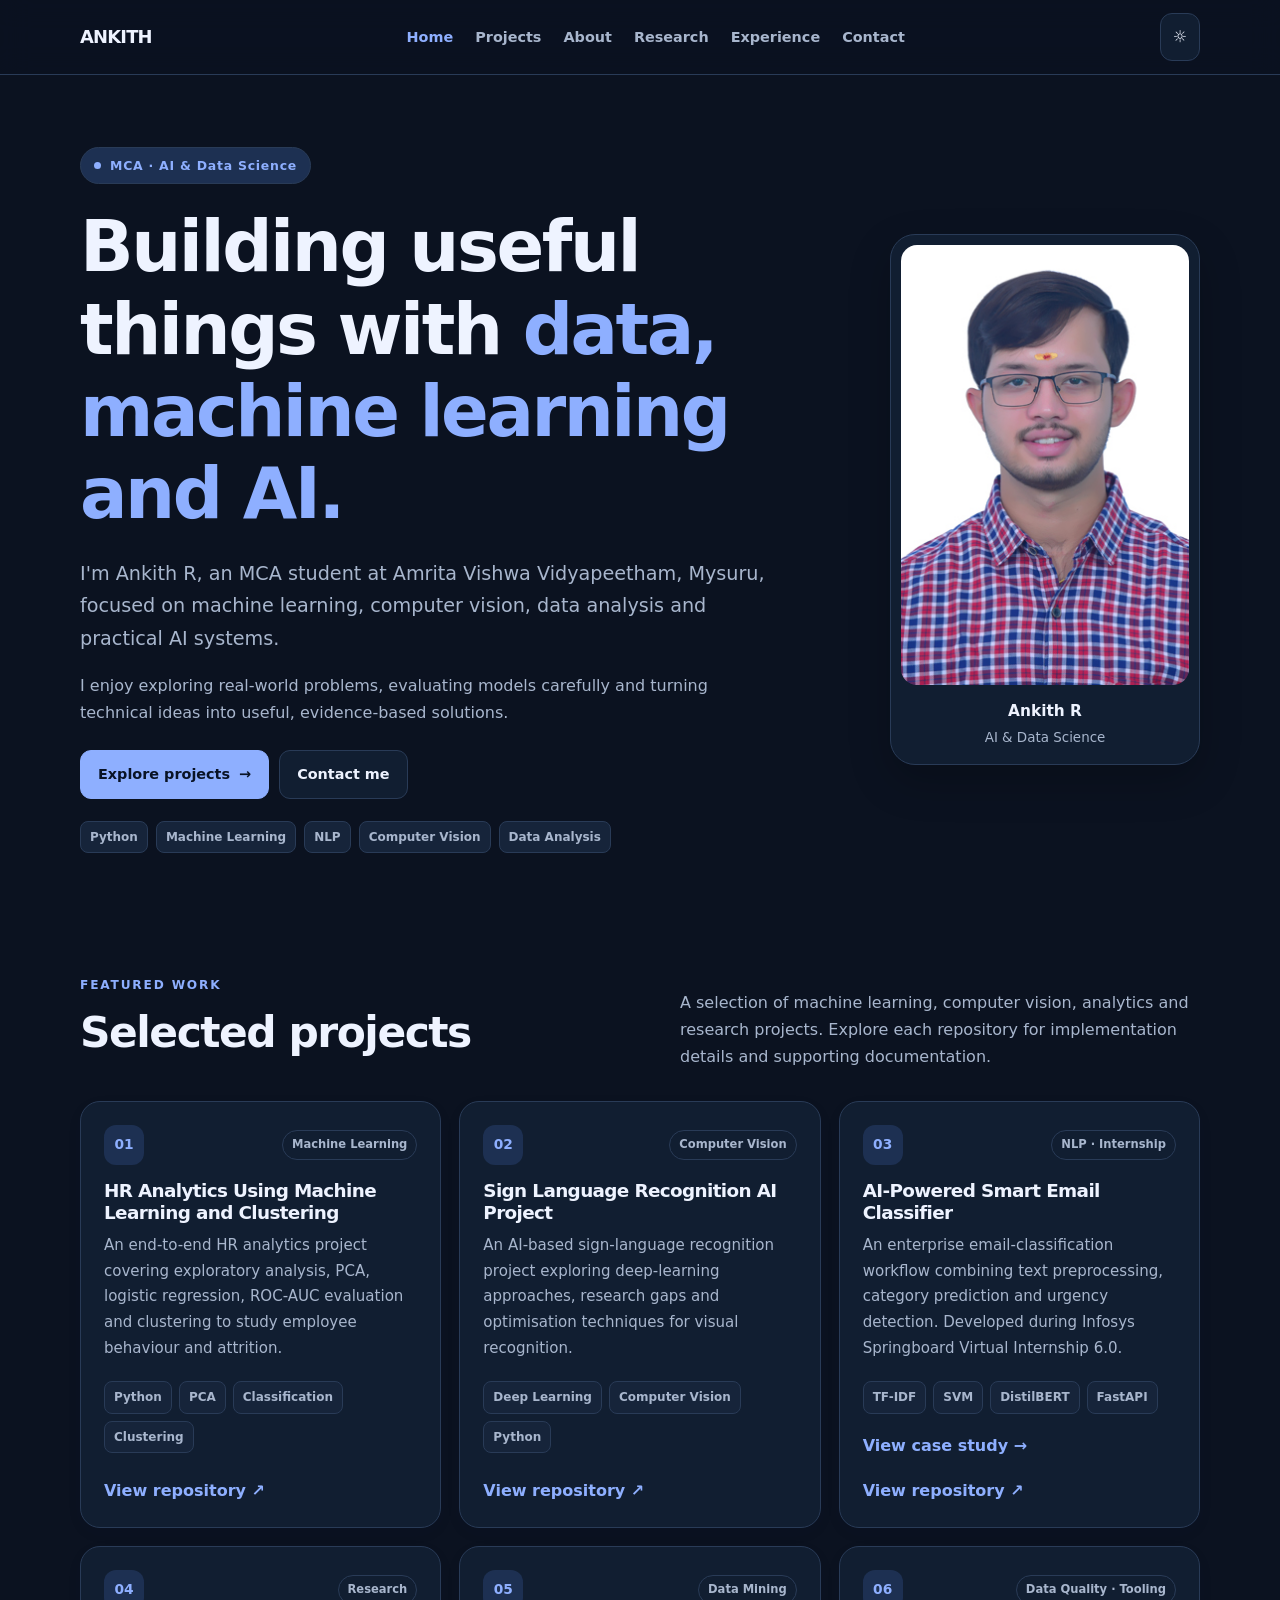
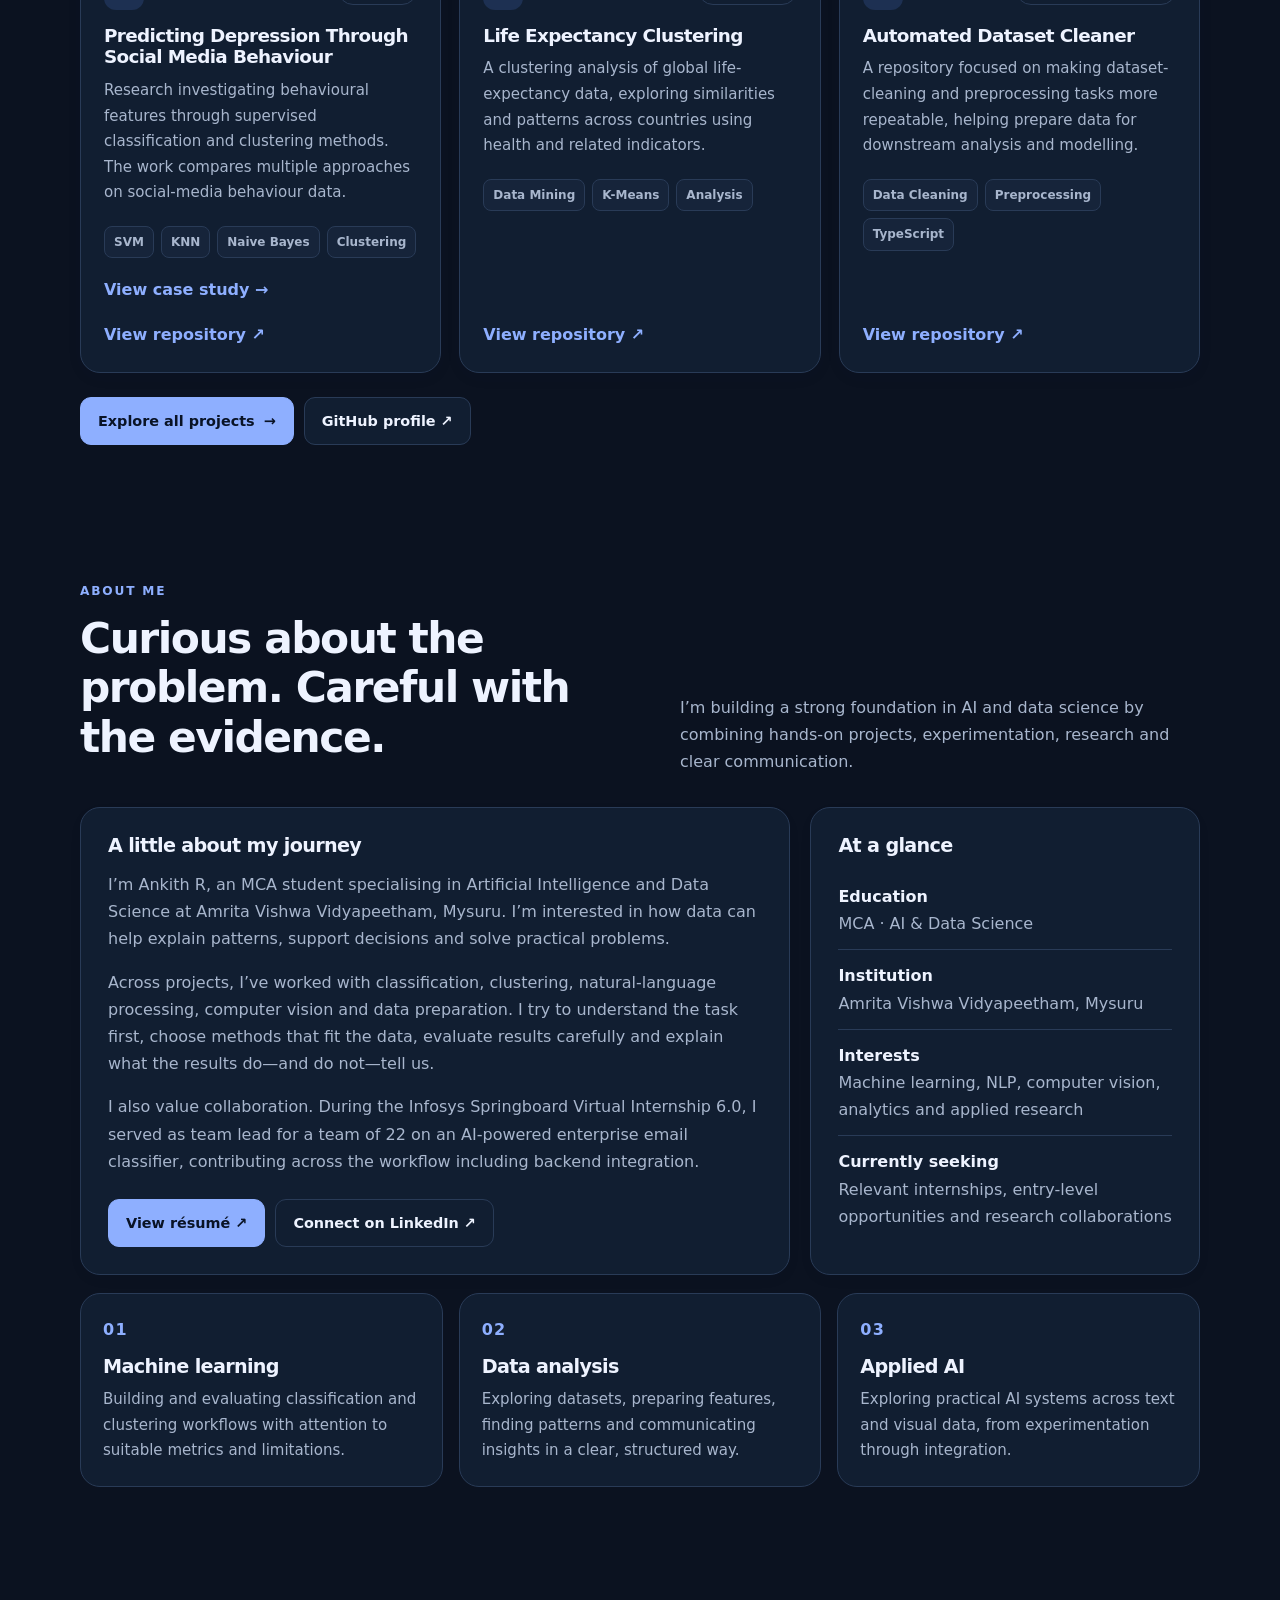
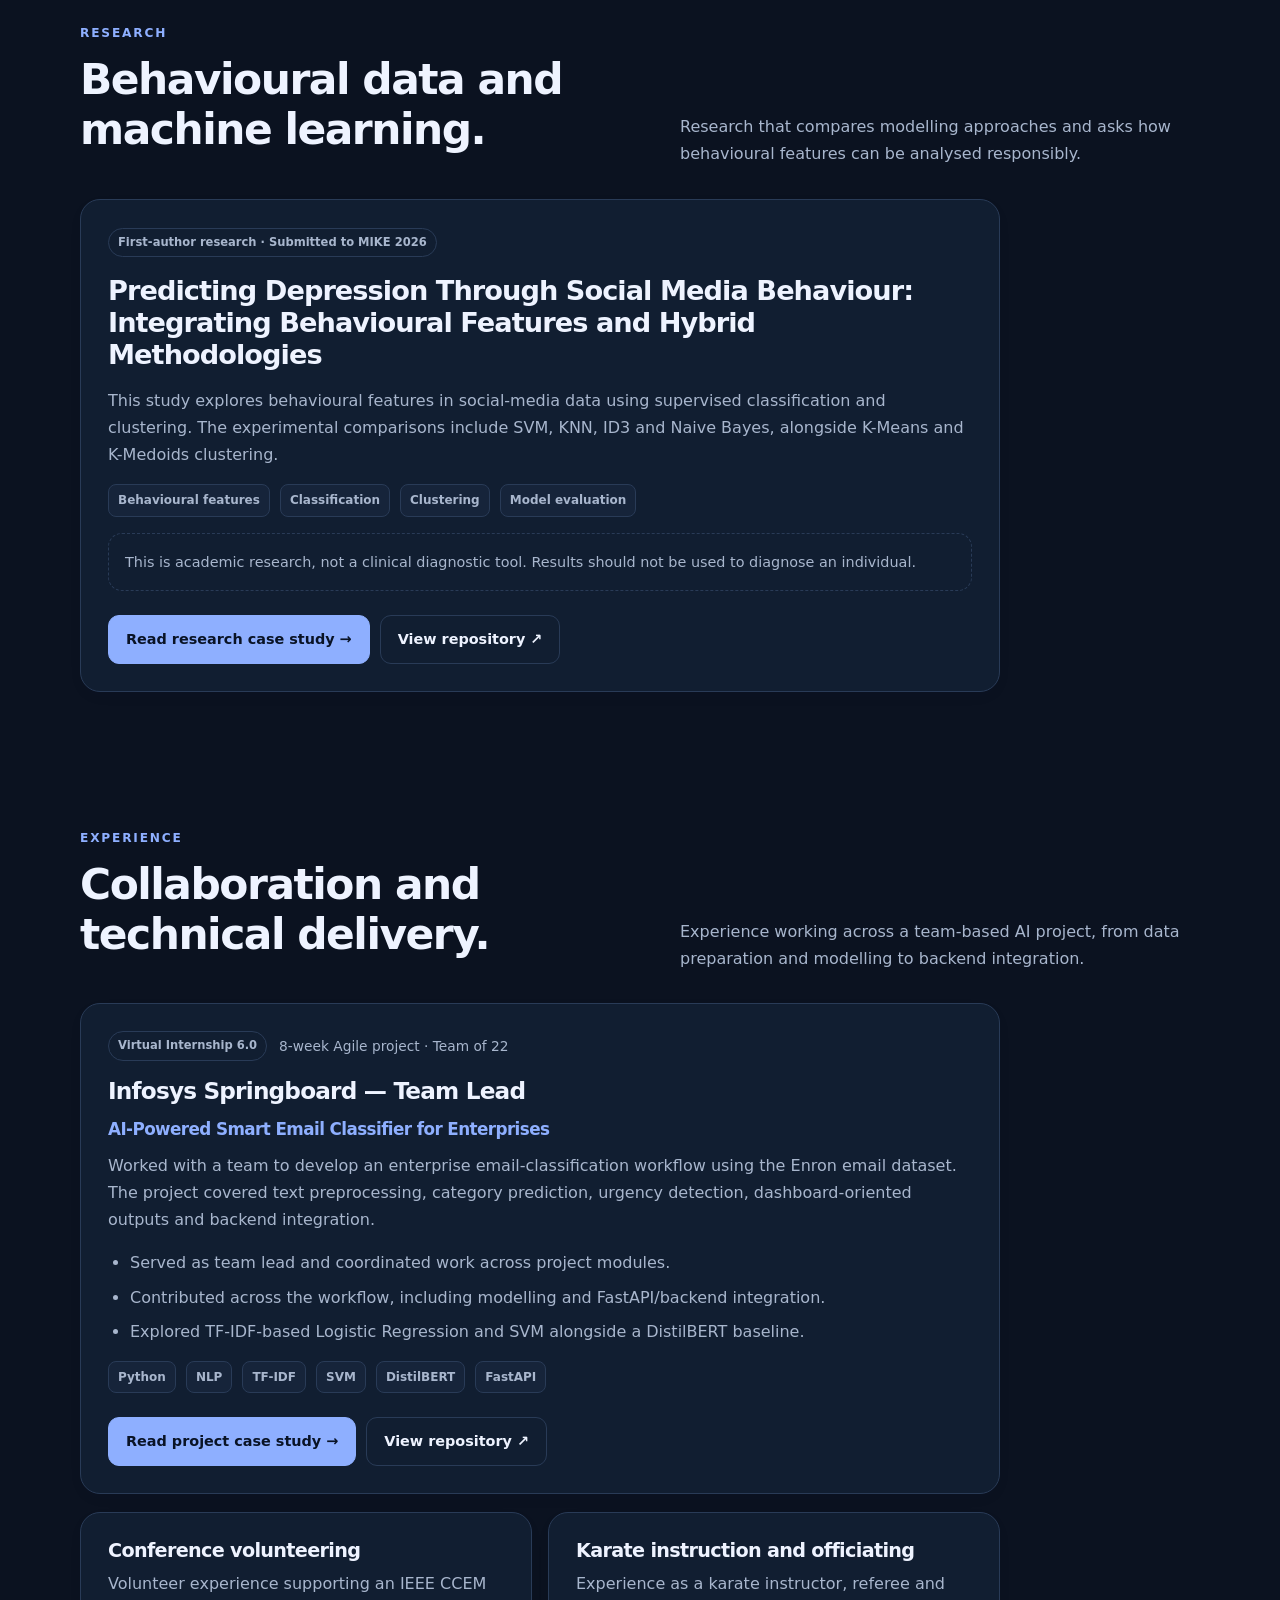
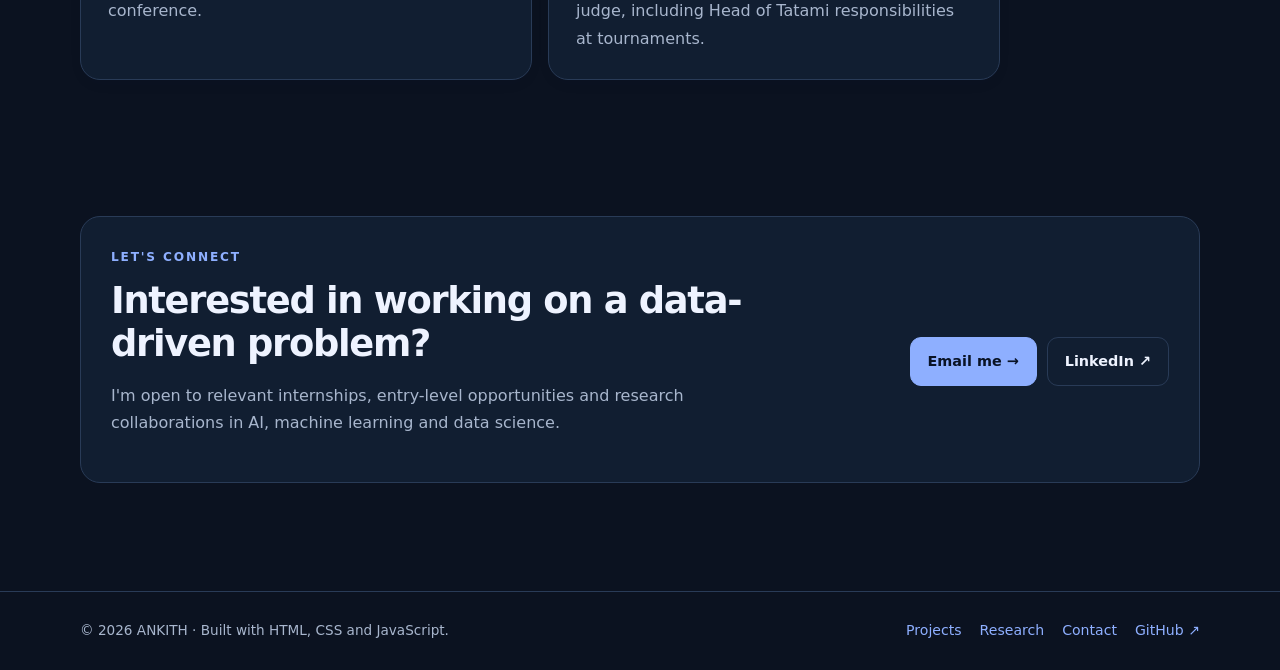
<file: index.html>
<!doctype html>
<html lang="en" data-theme="dark">
<head>
  <meta charset="utf-8">
  <meta name="viewport" content="width=device-width, initial-scale=1">
  <meta name="description" content="Ankith R — MCA student in Artificial Intelligence and Data Science, exploring machine learning, computer vision, data analytics and research.">
  <meta name="theme-color" content="#0b1220">
  <title>Ankith R | AI &amp; Data Science Portfolio</title>

  <link rel="stylesheet" href="assets/style.css">

  <script>
    try {
      const savedTheme = localStorage.getItem("ankith-theme");
      if (savedTheme === "light" || savedTheme === "dark") {
        document.documentElement.dataset.theme = savedTheme;
      }
    } catch (e) {}
  </script>
</head>

<body>
  <a class="skip-link" href="#main">Skip to content</a>

  <header class="site-header">
    <div class="container nav-wrap">
      <a class="brand" href="#home" aria-label="Ankith homepage">ANKITH</a>

      <nav class="nav" data-nav aria-label="Main navigation">
        <a href="#home" aria-current="page">Home</a>
        <a href="#projects">Projects</a>
        <a href="#about">About</a>
        <a href="#research">Research</a>
        <a href="#experience">Experience</a>
        <a href="#contact">Contact</a>
      </nav>

      <div class="nav-actions">
        <button class="icon-btn" type="button" data-theme-toggle
          aria-label="Toggle light and dark theme">☼</button>
        <button class="menu-btn" type="button" data-menu-toggle
          aria-expanded="false" aria-label="Toggle navigation">Menu</button>
      </div>
    </div>
  </header>

  <main id="main">
    <!-- HERO -->
    <section class="hero" id="home">
      <div class="container hero-grid">
        <div class="hero-copy reveal">
          <span class="eyebrow">MCA · AI &amp; Data Science</span>

          <h1>
            Building useful things with
            <em>data, machine learning and AI.</em>
          </h1>

          <p class="lead">
            I'm Ankith R, an MCA student at Amrita Vishwa Vidyapeetham,
            Mysuru, focused on machine learning, computer vision,
            data analysis and practical AI systems.
          </p>

          <p>
            I enjoy exploring real-world problems, evaluating models
            carefully and turning technical ideas into useful,
            evidence-based solutions.
          </p>

          <div class="button-row">
            <a class="btn btn-primary" href="#projects">Explore projects <span aria-hidden="true">→</span></a>
            <a class="btn btn-secondary" href="#contact">Contact me</a>
          </div>

          <div class="skill-row" aria-label="Areas of focus">
            <span class="skill-chip">Python</span>
            <span class="skill-chip">Machine Learning</span>
            <span class="skill-chip">NLP</span>
            <span class="skill-chip">Computer Vision</span>
            <span class="skill-chip">Data Analysis</span>
          </div>
        </div>

        <aside class="profile-frame reveal" aria-label="Profile">
          <img
            class="profile-photo"
            src="assets/profile.JPG"
            alt="Portrait of Ankith R"
            width="400"
            height="440"
            fetchpriority="high"
          >
          <div class="profile-caption">
            <strong>Ankith R</strong>
            <span>AI &amp; Data Science</span>
          </div>
        </aside>
      </div>
    </section>

    <!-- FEATURED PROJECTS -->
    <section class="section projects-showcase" id="projects">
      <div class="container">
        <div class="section-head">
          <div>
            <div class="kicker">Featured work</div>
            <h2>Selected projects</h2>
          </div>
          <p>
            A selection of machine learning, computer vision,
            analytics and research projects. Explore each repository
            for implementation details and supporting documentation.
          </p>
        </div>

        <div class="project-grid">
          <article class="project-card reveal">
            <div class="card-top">
              <span class="project-number">01</span>
              <span class="badge">Machine Learning</span>
            </div>
            <h3>HR Analytics Using Machine Learning and Clustering</h3>
            <p>
              An end-to-end HR analytics project covering exploratory
              analysis, PCA, logistic regression, ROC-AUC evaluation
              and clustering to study employee behaviour and attrition.
            </p>
            <div class="tag-row">
              <span class="tag">Python</span>
              <span class="tag">PCA</span>
              <span class="tag">Classification</span>
              <span class="tag">Clustering</span>
            </div>
            <a class="text-link" href="https://github.com/AnkithR10/HR-Analytics-Using-Machine-Learning-and-Clustering" target="_blank" rel="noopener noreferrer">View repository ↗</a>
          </article>

          <article class="project-card reveal">
            <div class="card-top">
              <span class="project-number">02</span>
              <span class="badge">Computer Vision</span>
            </div>
            <h3>Sign Language Recognition AI Project</h3>
            <p>
              An AI-based sign-language recognition project exploring
              deep-learning approaches, research gaps and optimisation
              techniques for visual recognition.
            </p>
            <div class="tag-row">
              <span class="tag">Deep Learning</span>
              <span class="tag">Computer Vision</span>
              <span class="tag">Python</span>
            </div>
            <a class="text-link" href="https://github.com/AnkithR10/Sign-Language-Recognition-AI-project" target="_blank" rel="noopener noreferrer">View repository ↗</a>
          </article>

          <article class="project-card reveal">
            <div class="card-top">
              <span class="project-number">03</span>
              <span class="badge">NLP · Internship</span>
            </div>
            <h3>AI-Powered Smart Email Classifier</h3>
            <p>
              An enterprise email-classification workflow combining
              text preprocessing, category prediction and urgency
              detection. Developed during Infosys Springboard
              Virtual Internship 6.0.
            </p>
            <div class="tag-row">
              <span class="tag">TF-IDF</span>
              <span class="tag">SVM</span>
              <span class="tag">DistilBERT</span>
              <span class="tag">FastAPI</span>
            </div>
            <a class="text-link" href="projects/email-classifier.html">View case study →</a>
            <a class="text-link" href="https://github.com/AnkithR10/AI-Powered-Smart-Email-Classifier-for-Enterprises" target="_blank" rel="noopener noreferrer">View repository ↗</a>
          </article>

          <article class="project-card reveal">
            <div class="card-top">
              <span class="project-number">04</span>
              <span class="badge">Research</span>
            </div>
            <h3>Predicting Depression Through Social Media Behaviour</h3>
            <p>
              Research investigating behavioural features through
              supervised classification and clustering methods.
              The work compares multiple approaches on social-media
              behaviour data.
            </p>
            <div class="tag-row">
              <span class="tag">SVM</span>
              <span class="tag">KNN</span>
              <span class="tag">Naive Bayes</span>
              <span class="tag">Clustering</span>
            </div>
            <a class="text-link" href="projects/depression-research.html">View case study →</a>
            <a class="text-link" href="https://github.com/AnkithR10/Predicting-Depression-Through-Social-Media-Behaviour" target="_blank" rel="noopener noreferrer">View repository ↗</a>
          </article>

          <article class="project-card reveal">
            <div class="card-top">
              <span class="project-number">05</span>
              <span class="badge">Data Mining</span>
            </div>
            <h3>Life Expectancy Clustering</h3>
            <p>
              A clustering analysis of global life-expectancy data,
              exploring similarities and patterns across countries
              using health and related indicators.
            </p>
            <div class="tag-row">
              <span class="tag">Data Mining</span>
              <span class="tag">K-Means</span>
              <span class="tag">Analysis</span>
            </div>
            <a class="text-link" href="https://github.com/AnkithR10/Life-Expectancy-Clustering" target="_blank" rel="noopener noreferrer">View repository ↗</a>
          </article>

          <article class="project-card reveal">
            <div class="card-top">
              <span class="project-number">06</span>
              <span class="badge">Data Quality · Tooling</span>
            </div>
            <h3>Automated Dataset Cleaner</h3>
            <p>
              A repository focused on making dataset-cleaning and
              preprocessing tasks more repeatable, helping prepare
              data for downstream analysis and modelling.
            </p>
            <div class="tag-row">
              <span class="tag">Data Cleaning</span>
              <span class="tag">Preprocessing</span>
              <span class="tag">TypeScript</span>
            </div>
            <a class="text-link" href="https://github.com/AnkithR10/Automated-Dataset-Cleaner" target="_blank" rel="noopener noreferrer">View repository ↗</a>
          </article>
        </div>

        <div class="button-row">
          <a class="btn btn-primary" href="#projects">Explore all projects <span aria-hidden="true">→</span></a>
          <a class="btn btn-secondary" href="https://github.com/AnkithR10" target="_blank" rel="noopener noreferrer">GitHub profile ↗</a>
        </div>
      </div>
    </section>

    <!-- ABOUT -->
    <section class="section about-section" id="about" aria-labelledby="about-title">
      <div class="container">
        <div class="section-head">
          <div>
            <div class="kicker">About me</div>
            <h2 id="about-title">Curious about the problem. Careful with the evidence.</h2>
          </div>
          <p>I’m building a strong foundation in AI and data science by combining hands-on projects, experimentation, research and clear communication.</p>
        </div>

        <div class="about-grid">
          <article class="panel about-story reveal">
            <h3>A little about my journey</h3>
            <p>I’m Ankith R, an MCA student specialising in Artificial Intelligence and Data Science at Amrita Vishwa Vidyapeetham, Mysuru. I’m interested in how data can help explain patterns, support decisions and solve practical problems.</p>
            <p>Across projects, I’ve worked with classification, clustering, natural-language processing, computer vision and data preparation. I try to understand the task first, choose methods that fit the data, evaluate results carefully and explain what the results do—and do not—tell us.</p>
            <p>I also value collaboration. During the Infosys Springboard Virtual Internship 6.0, I served as team lead for a team of 22 on an AI-powered enterprise email classifier, contributing across the workflow including backend integration.</p>
            <div class="button-row">
              <a class="btn btn-primary" href="assets/Ankith_Ravishankar_Resume.pdf" target="_blank" rel="noopener noreferrer">View résumé ↗</a>
              <a class="btn btn-secondary" href="https://www.linkedin.com/in/ankith-r-/" target="_blank" rel="noopener noreferrer">Connect on LinkedIn ↗</a>
            </div>
          </article>

          <aside class="panel about-details reveal">
            <h3>At a glance</h3>
            <ul class="list-clean">
              <li><strong>Education</strong><br>MCA · AI &amp; Data Science</li>
              <li><strong>Institution</strong><br>Amrita Vishwa Vidyapeetham, Mysuru</li>
              <li><strong>Interests</strong><br>Machine learning, NLP, computer vision, analytics and applied research</li>
              <li><strong>Currently seeking</strong><br>Relevant internships, entry-level opportunities and research collaborations</li>
            </ul>
          </aside>
        </div>

        <div class="about-focus-grid">
          <article class="focus-card reveal"><span class="focus-index">01</span><h3>Machine learning</h3><p>Building and evaluating classification and clustering workflows with attention to suitable metrics and limitations.</p></article>
          <article class="focus-card reveal"><span class="focus-index">02</span><h3>Data analysis</h3><p>Exploring datasets, preparing features, finding patterns and communicating insights in a clear, structured way.</p></article>
          <article class="focus-card reveal"><span class="focus-index">03</span><h3>Applied AI</h3><p>Exploring practical AI systems across text and visual data, from experimentation through integration.</p></article>
        </div>
      </div>
    </section>

    <!-- RESEARCH -->
    <section class="section" id="research" aria-labelledby="research-title">
      <div class="container research-layout">
        <div class="section-head">
          <div>
            <div class="kicker">Research</div>
            <h2 id="research-title">Behavioural data and machine learning.</h2>
          </div>
          <p>Research that compares modelling approaches and asks how behavioural features can be analysed responsibly.</p>
        </div>
        <article class="panel research-panel reveal">
          <div class="badge">First-author research · Submitted to MIKE 2026</div>
          <h3>Predicting Depression Through Social Media Behaviour: Integrating Behavioural Features and Hybrid Methodologies</h3>
          <p>This study explores behavioural features in social-media data using supervised classification and clustering. The experimental comparisons include SVM, KNN, ID3 and Naive Bayes, alongside K-Means and K-Medoids clustering.</p>
          <div class="tag-row"><span class="tag">Behavioural features</span><span class="tag">Classification</span><span class="tag">Clustering</span><span class="tag">Model evaluation</span></div>
          <p class="notice research-note">This is academic research, not a clinical diagnostic tool. Results should not be used to diagnose an individual.</p>
          <div class="button-row">
            <a class="btn btn-primary" href="projects/depression-research.html">Read research case study →</a>
            <a class="btn btn-secondary" href="https://github.com/AnkithR10/Predicting-Depression-Through-Social-Media-Behaviour" target="_blank" rel="noopener noreferrer">View repository ↗</a>
          </div>
        </article>
      </div>
    </section>

    <!-- EXPERIENCE -->
    <section class="section" id="experience" aria-labelledby="experience-title">
      <div class="container">
        <div class="section-head">
          <div>
            <div class="kicker">Experience</div>
            <h2 id="experience-title">Collaboration and technical delivery.</h2>
          </div>
          <p>Experience working across a team-based AI project, from data preparation and modelling to backend integration.</p>
        </div>
        <article class="panel experience-panel reveal">
          <div class="experience-topline"><span class="badge">Virtual Internship 6.0</span><span class="experience-meta">8-week Agile project · Team of 22</span></div>
          <h3>Infosys Springboard — Team Lead</h3>
          <h4>AI-Powered Smart Email Classifier for Enterprises</h4>
          <p>Worked with a team to develop an enterprise email-classification workflow using the Enron email dataset. The project covered text preprocessing, category prediction, urgency detection, dashboard-oriented outputs and backend integration.</p>
          <ul class="experience-list">
            <li>Served as team lead and coordinated work across project modules.</li>
            <li>Contributed across the workflow, including modelling and FastAPI/backend integration.</li>
            <li>Explored TF-IDF-based Logistic Regression and SVM alongside a DistilBERT baseline.</li>
          </ul>
          <div class="tag-row"><span class="tag">Python</span><span class="tag">NLP</span><span class="tag">TF-IDF</span><span class="tag">SVM</span><span class="tag">DistilBERT</span><span class="tag">FastAPI</span></div>
          <div class="button-row">
            <a class="btn btn-primary" href="projects/email-classifier.html">Read project case study →</a>
            <a class="btn btn-secondary" href="https://github.com/AnkithR10/AI-Powered-Smart-Email-Classifier-for-Enterprises" target="_blank" rel="noopener noreferrer">View repository ↗</a>
          </div>
        </article>
        <div class="experience-extra-grid">
          <article class="content-card reveal"><h3>Conference volunteering</h3><p>Volunteer experience supporting an IEEE CCEM conference.</p></article>
          <article class="content-card reveal"><h3>Karate instruction and officiating</h3><p>Experience as a karate instructor, referee and judge, including Head of Tatami responsibilities at tournaments.</p></article>
        </div>
      </div>
    </section>

    <!-- CONTACT CTA -->
    <section class="section" id="contact">
      <div class="container contact-cta reveal">
        <div>
          <div class="kicker">Let's connect</div>
          <h2>Interested in working on a data-driven problem?</h2>
          <p>
            I'm open to relevant internships, entry-level opportunities
            and research collaborations in AI, machine learning and
            data science.
          </p>
        </div>
        <div class="button-row">
          <a class="btn btn-primary" href="mailto:ankith.ravishankar@gmail.com">Email me →</a>
          <a class="btn btn-secondary" href="https://www.linkedin.com/in/ankith-r-/" target="_blank" rel="noopener noreferrer">LinkedIn ↗</a>
        </div>
      </div>
    </section>
  </main>

  <footer class="footer">
    <div class="container footer-wrap">
      <p>© <span data-year>2026</span> ANKITH · Built with HTML, CSS and JavaScript.</p>
      <div class="footer-links">
        <a href="#projects">Projects</a>
        <a href="#research">Research</a>
        <a href="#contact">Contact</a>
        <a href="https://github.com/AnkithR10" target="_blank" rel="noopener noreferrer">GitHub ↗</a>
      </div>
    </div>
  </footer>

  <script src="assets/script.js"></script>
</body>
</html>
</file>
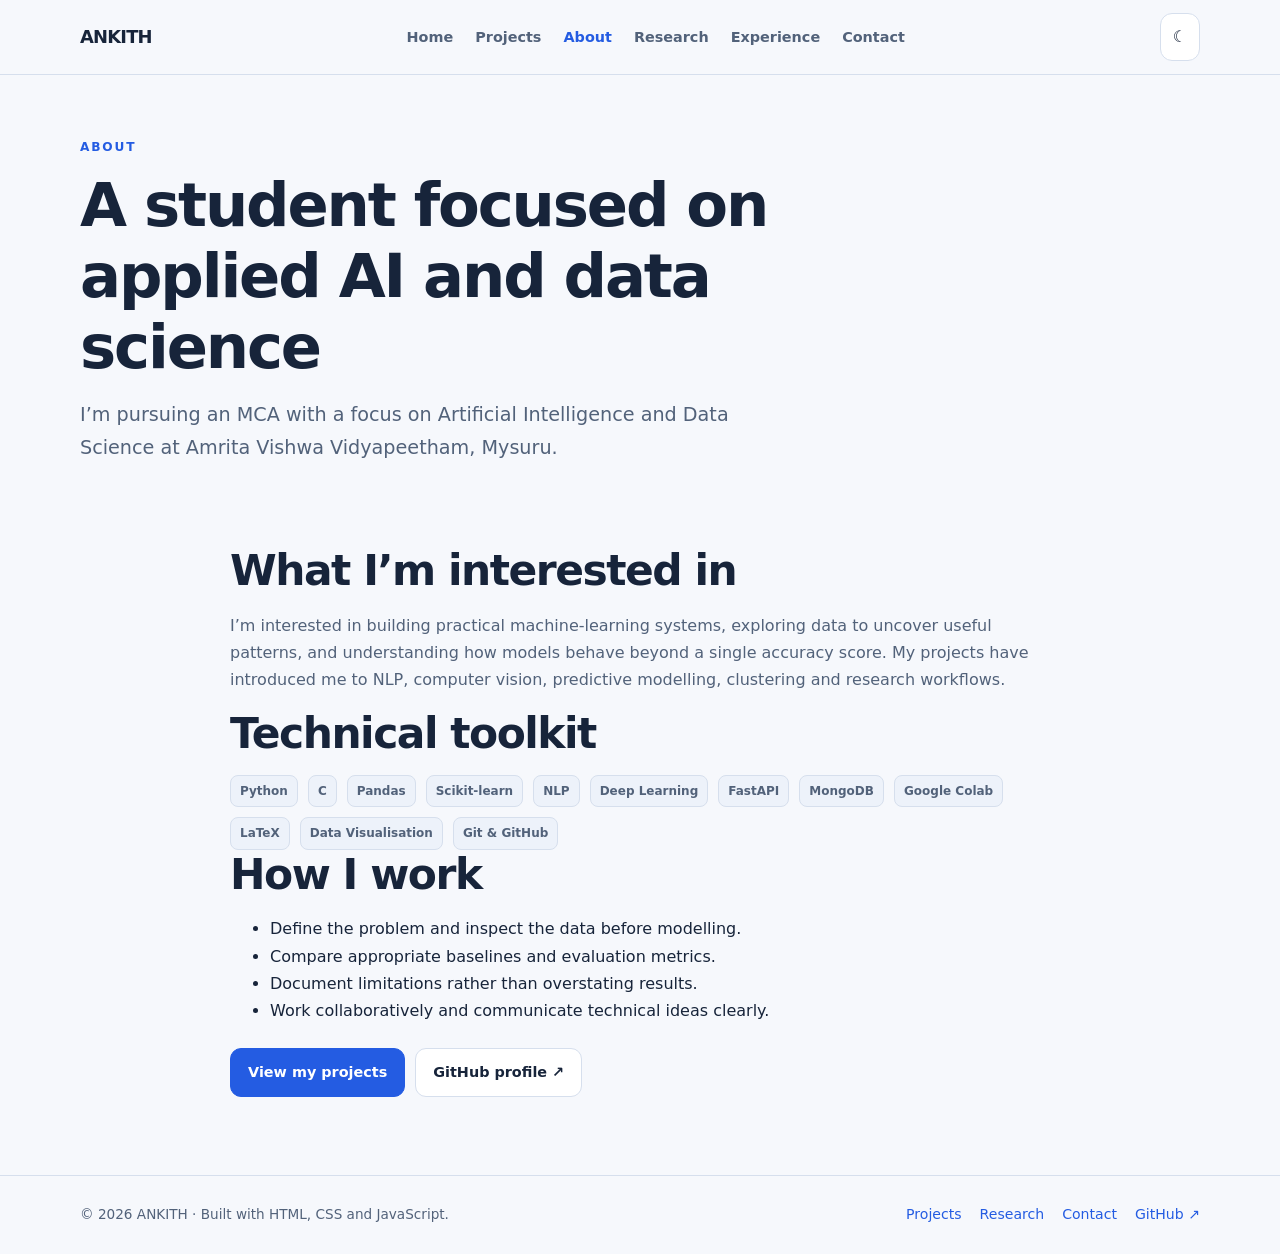
<file: about.html>
<!doctype html>
<html lang="en"><head><meta charset="utf-8"><meta name="viewport" content="width=device-width, initial-scale=1"><meta name="description" content="About Ankith R, MCA student focused on AI and Data Science."><meta name="theme-color" content="#f7f9fc"><title>About | Ankith R</title><link rel="stylesheet" href="assets/style.css"><script>try{const t=localStorage.getItem('ankith-theme');if(t)document.documentElement.dataset.theme=t;}catch(e){}</script></head>
<body><a class="skip-link" href="#main">Skip to content</a><header class="site-header"><div class="container nav-wrap"><a class="brand" href="index.html">ANKITH</a><nav class="nav" data-nav aria-label="Main navigation"><a href="index.html">Home</a><a href="projects.html">Projects</a><a href="about.html" aria-current="page">About</a><a href="research.html">Research</a><a href="experience.html">Experience</a><a href="contact.html">Contact</a></nav><div class="nav-actions"><button class="icon-btn" type="button" data-theme-toggle aria-label="Switch theme">☼</button><button class="menu-btn" type="button" data-menu-toggle aria-expanded="false" aria-label="Toggle navigation">Menu</button></div></div></header><main id="main"><section class="page-hero"><div class="container"><div class="kicker">ABOUT</div><h1>A student focused on applied AI and data science</h1><p class="lead">I’m pursuing an MCA with a focus on Artificial Intelligence and Data Science at Amrita Vishwa Vidyapeetham, Mysuru.</p></div></section><section class="section-tight"><div class="container content-narrow"><h2>What I’m interested in</h2><p>I’m interested in building practical machine-learning systems, exploring data to uncover useful patterns, and understanding how models behave beyond a single accuracy score. My projects have introduced me to NLP, computer vision, predictive modelling, clustering and research workflows.</p><h2>Technical toolkit</h2><div class="tag-row"><span class="tag">Python</span><span class="tag">C</span><span class="tag">Pandas</span><span class="tag">Scikit-learn</span><span class="tag">NLP</span><span class="tag">Deep Learning</span><span class="tag">FastAPI</span><span class="tag">MongoDB</span><span class="tag">Google Colab</span><span class="tag">LaTeX</span><span class="tag">Data Visualisation</span><span class="tag">Git &amp; GitHub</span></div><h2>How I work</h2><ul><li>Define the problem and inspect the data before modelling.</li><li>Compare appropriate baselines and evaluation metrics.</li><li>Document limitations rather than overstating results.</li><li>Work collaboratively and communicate technical ideas clearly.</li></ul><div class="button-row"><a class="btn btn-primary" href="projects.html">View my projects</a><a class="btn btn-secondary" href="https://github.com/AnkithR10" target="_blank" rel="noreferrer">GitHub profile ↗</a></div></div></section></main><footer class="footer"><div class="container footer-wrap"><p>© <span data-year>2026</span> ANKITH · Built with HTML, CSS and JavaScript.</p><div class="footer-links"><a href="projects.html">Projects</a><a href="research.html">Research</a><a href="contact.html">Contact</a><a href="https://github.com/AnkithR10" target="_blank" rel="noreferrer">GitHub ↗</a></div></div></footer><script src="assets/script.js"></script></body></html>
</file>
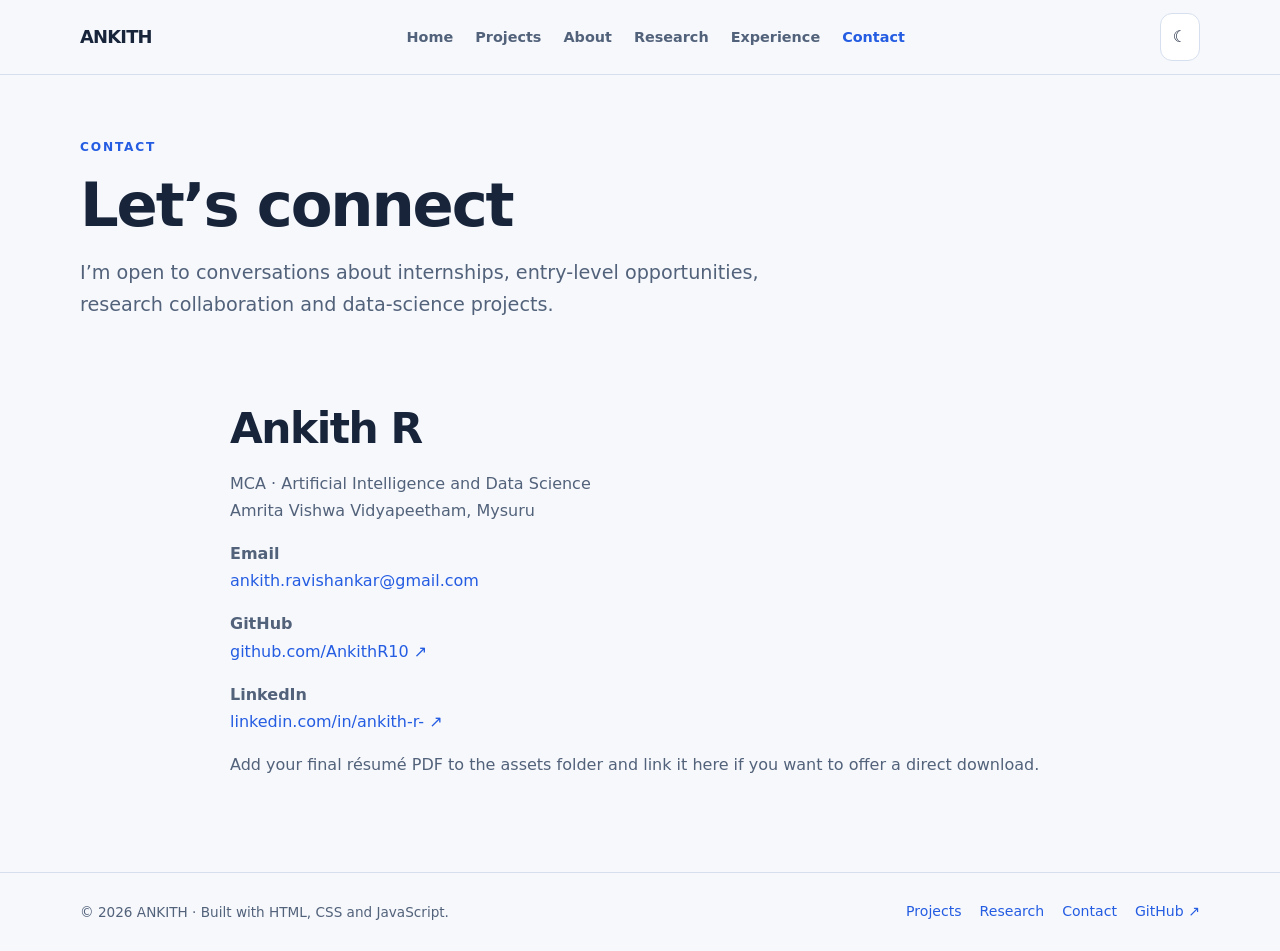
<file: contact.html>
<!doctype html>
<html lang="en"><head><meta charset="utf-8"><meta name="viewport" content="width=device-width, initial-scale=1"><meta name="description" content="Contact Ankith R about AI, data science, internships and collaboration."><meta name="theme-color" content="#f7f9fc"><title>Contact | Ankith R</title><link rel="stylesheet" href="assets/style.css"><script>try{const t=localStorage.getItem('ankith-theme');if(t)document.documentElement.dataset.theme=t;}catch(e){}</script></head>
<body><a class="skip-link" href="#main">Skip to content</a><header class="site-header"><div class="container nav-wrap"><a class="brand" href="index.html">ANKITH</a><nav class="nav" data-nav aria-label="Main navigation"><a href="index.html">Home</a><a href="projects.html">Projects</a><a href="about.html">About</a><a href="research.html">Research</a><a href="experience.html">Experience</a><a href="contact.html" aria-current="page">Contact</a></nav><div class="nav-actions"><button class="icon-btn" type="button" data-theme-toggle aria-label="Switch theme">☼</button><button class="menu-btn" type="button" data-menu-toggle aria-expanded="false" aria-label="Toggle navigation">Menu</button></div></div></header><main id="main"><section class="page-hero"><div class="container"><div class="kicker">CONTACT</div><h1>Let’s connect</h1><p class="lead">I’m open to conversations about internships, entry-level opportunities, research collaboration and data-science projects.</p></div></section><section class="section-tight"><div class="container content-narrow"><div class="contact-card"><h2>Ankith R</h2><p>MCA · Artificial Intelligence and Data Science<br>Amrita Vishwa Vidyapeetham, Mysuru</p><div class="contact-links"><p><strong>Email</strong><br><a href="mailto:ankith.ravishankar@gmail.com">ankith.ravishankar@gmail.com</a></p><p><strong>GitHub</strong><br><a href="https://github.com/AnkithR10" target="_blank" rel="noreferrer">github.com/AnkithR10 ↗</a></p><p><strong>LinkedIn</strong><br><a href="https://linkedin.com/in/ankith-r-/" target="_blank" rel="noreferrer">linkedin.com/in/ankith-r- ↗</a></p></div><p class="small-note">Add your final résumé PDF to the assets folder and link it here if you want to offer a direct download.</p></div></div></section></main><footer class="footer"><div class="container footer-wrap"><p>© <span data-year>2026</span> ANKITH · Built with HTML, CSS and JavaScript.</p><div class="footer-links"><a href="projects.html">Projects</a><a href="research.html">Research</a><a href="contact.html">Contact</a><a href="https://github.com/AnkithR10" target="_blank" rel="noreferrer">GitHub ↗</a></div></div></footer><script src="assets/script.js"></script></body></html>
</file>
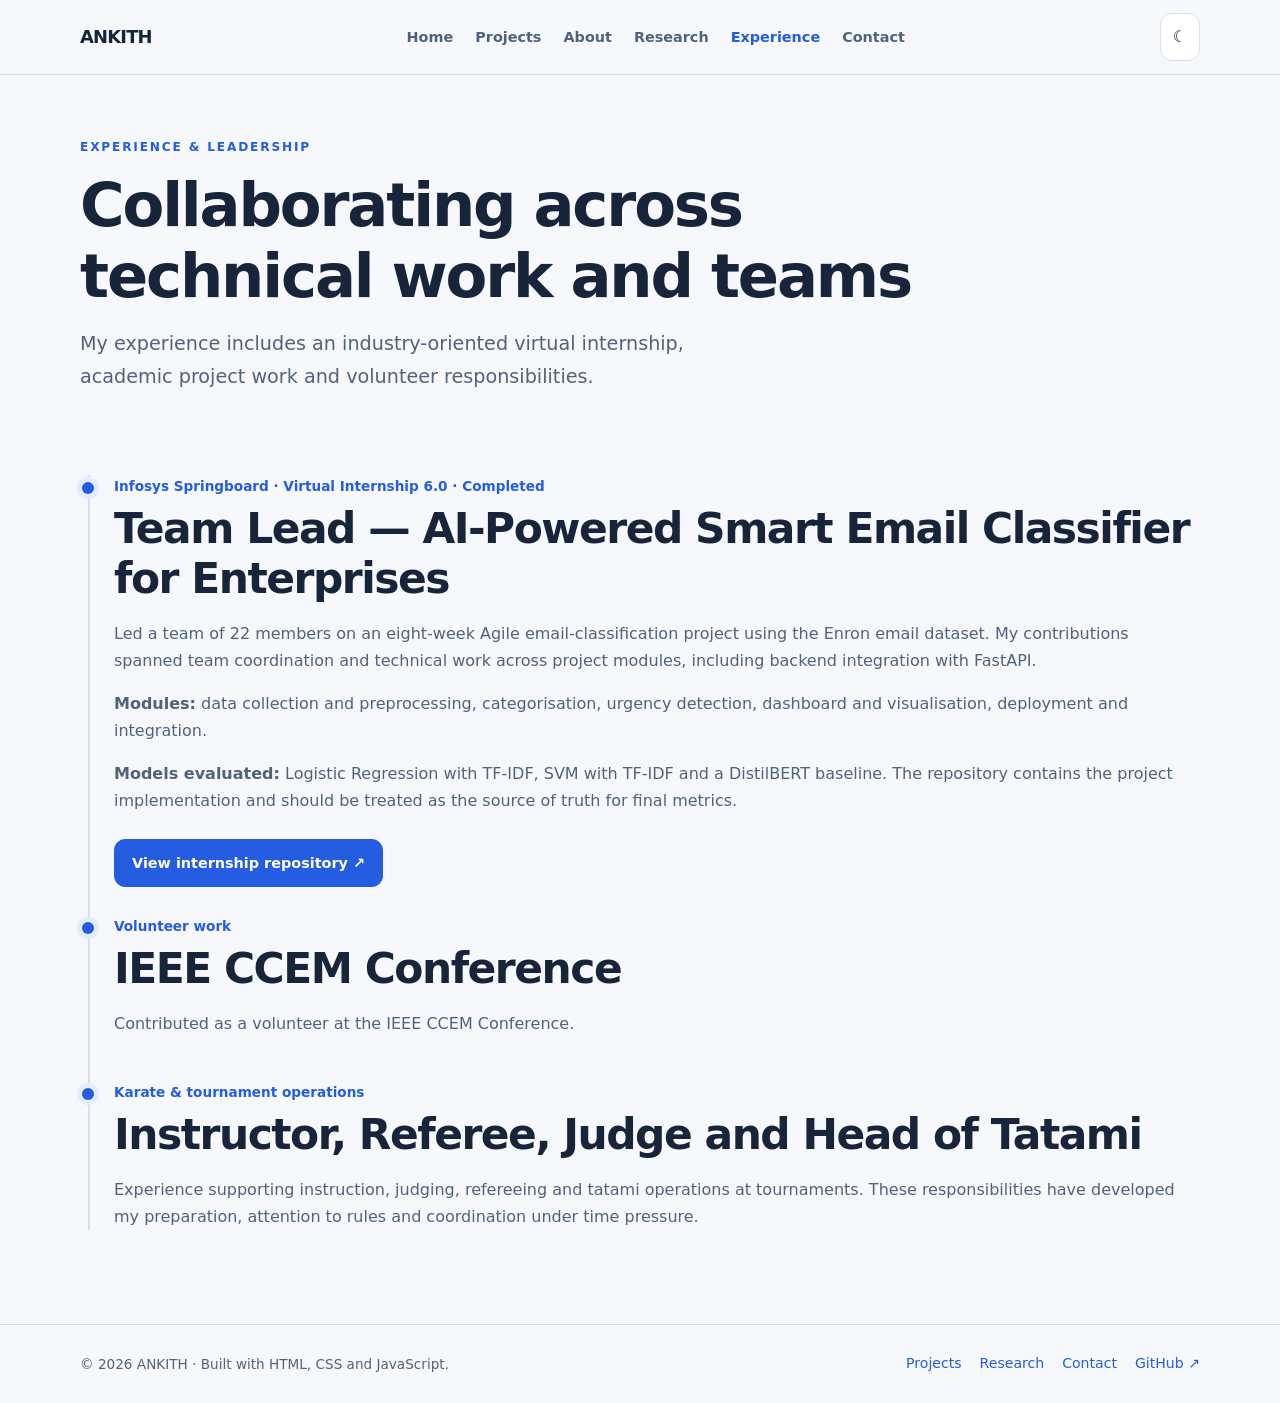
<file: experience.html>
<!doctype html>
<html lang="en"><head><meta charset="utf-8"><meta name="viewport" content="width=device-width, initial-scale=1"><meta name="description" content="Professional, leadership and volunteer experience of Ankith R."><meta name="theme-color" content="#f7f9fc"><title>Experience | Ankith R</title><link rel="stylesheet" href="assets/style.css"><script>try{const t=localStorage.getItem('ankith-theme');if(t)document.documentElement.dataset.theme=t;}catch(e){}</script></head>
<body><a class="skip-link" href="#main">Skip to content</a><header class="site-header"><div class="container nav-wrap"><a class="brand" href="index.html">ANKITH</a><nav class="nav" data-nav aria-label="Main navigation"><a href="index.html">Home</a><a href="projects.html">Projects</a><a href="about.html">About</a><a href="research.html">Research</a><a href="experience.html" aria-current="page">Experience</a><a href="contact.html">Contact</a></nav><div class="nav-actions"><button class="icon-btn" type="button" data-theme-toggle aria-label="Switch theme">☼</button><button class="menu-btn" type="button" data-menu-toggle aria-expanded="false" aria-label="Toggle navigation">Menu</button></div></div></header><main id="main"><section class="page-hero"><div class="container"><div class="kicker">EXPERIENCE & LEADERSHIP</div><h1>Collaborating across technical work and teams</h1><p class="lead">My experience includes an industry-oriented virtual internship, academic project work and volunteer responsibilities.</p></div></section><section class="section-tight"><div class="container"><div class="timeline"><article class="timeline-item"><div class="meta">Infosys Springboard · Virtual Internship 6.0 · Completed</div><h2>Team Lead — AI-Powered Smart Email Classifier for Enterprises</h2><p>Led a team of 22 members on an eight-week Agile email-classification project using the Enron email dataset. My contributions spanned team coordination and technical work across project modules, including backend integration with FastAPI.</p><p><strong>Modules:</strong> data collection and preprocessing, categorisation, urgency detection, dashboard and visualisation, deployment and integration.</p><p><strong>Models evaluated:</strong> Logistic Regression with TF-IDF, SVM with TF-IDF and a DistilBERT baseline. The repository contains the project implementation and should be treated as the source of truth for final metrics.</p><div class="button-row"><a class="btn btn-primary" href="https://github.com/AnkithR10/AI-Powered-Smart-Email-Classifier-for-Enterprises" target="_blank" rel="noreferrer">View internship repository ↗</a></div></article><article class="timeline-item"><div class="meta">Volunteer work</div><h2>IEEE CCEM Conference</h2><p>Contributed as a volunteer at the IEEE CCEM Conference.</p></article><article class="timeline-item"><div class="meta">Karate &amp; tournament operations</div><h2>Instructor, Referee, Judge and Head of Tatami</h2><p>Experience supporting instruction, judging, refereeing and tatami operations at tournaments. These responsibilities have developed my preparation, attention to rules and coordination under time pressure.</p></article></div></div></section></main><footer class="footer"><div class="container footer-wrap"><p>© <span data-year>2026</span> ANKITH · Built with HTML, CSS and JavaScript.</p><div class="footer-links"><a href="projects.html">Projects</a><a href="research.html">Research</a><a href="contact.html">Contact</a><a href="https://github.com/AnkithR10" target="_blank" rel="noreferrer">GitHub ↗</a></div></div></footer><script src="assets/script.js"></script></body></html>
</file>
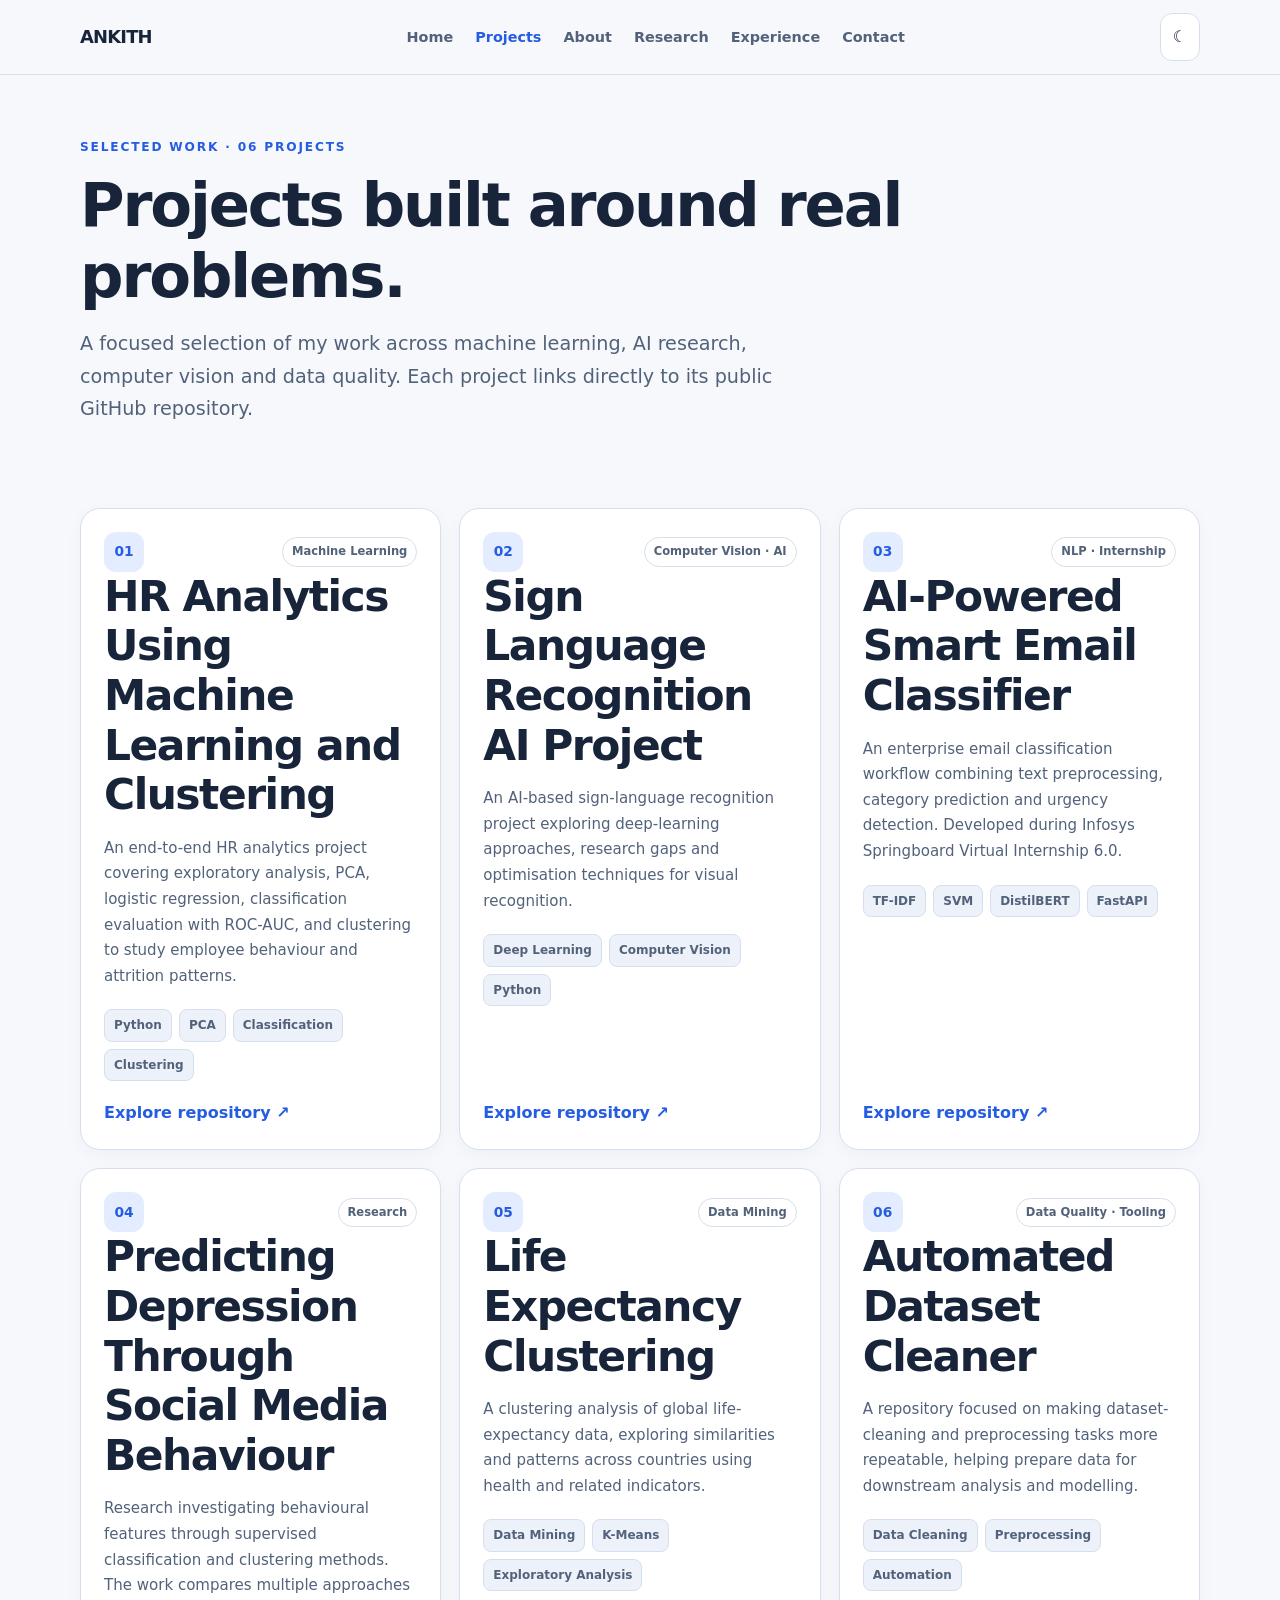
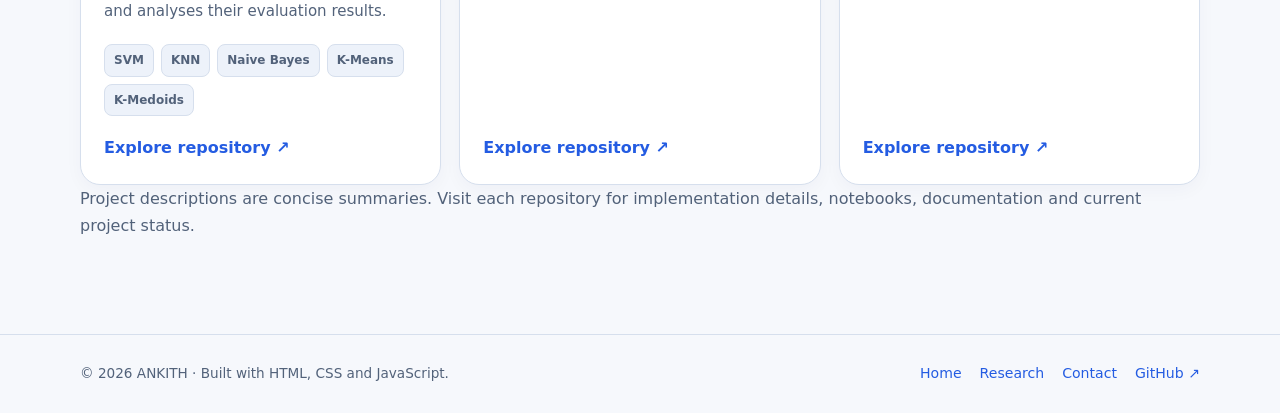
<file: projects.html>
<!doctype html>
<html lang="en">
<head>
<meta charset="utf-8"><meta name="viewport" content="width=device-width, initial-scale=1">
<meta name="description" content="Selected machine learning, AI research, computer vision and analytics projects by Ankith R.">
<meta name="theme-color" content="#f7f9fc"><title>Projects | Ankith</title>
<link rel="stylesheet" href="assets/style.css">
<script>try{const t=localStorage.getItem('ankith-theme');if(t)document.documentElement.dataset.theme=t;}catch(e){}</script>
</head>
<body><a class="skip-link" href="#main">Skip to content</a>
<header class="site-header"><div class="container nav-wrap"><a class="brand" href="index.html">ANKITH</a>
<nav class="nav" data-nav aria-label="Main navigation"><a href="index.html">Home</a><a href="projects.html" aria-current="page">Projects</a><a href="about.html">About</a><a href="research.html">Research</a><a href="experience.html">Experience</a><a href="contact.html">Contact</a></nav>
<div class="nav-actions"><button class="icon-btn" type="button" data-theme-toggle aria-label="Switch theme">☾</button><button class="menu-btn" type="button" data-menu-toggle aria-expanded="false" aria-label="Toggle navigation">Menu</button></div></div></header>
<main id="main">
<section class="page-hero"><div class="container"><div class="kicker">SELECTED WORK · 06 PROJECTS</div><h1>Projects built around real problems.</h1><p class="lead">A focused selection of my work across machine learning, AI research, computer vision and data quality. Each project links directly to its public GitHub repository.</p></div></section>
<section class="section-tight"><div class="container"><div class="project-grid projects-showcase">
<article class="project-card reveal"><div class="card-top"><span class="project-number">01</span><span class="badge">Machine Learning</span></div><h2>HR Analytics Using Machine Learning and Clustering</h2><p>An end-to-end HR analytics project covering exploratory analysis, PCA, logistic regression, classification evaluation with ROC-AUC, and clustering to study employee behaviour and attrition patterns.</p><div class="tag-row"><span class="tag">Python</span><span class="tag">PCA</span><span class="tag">Classification</span><span class="tag">Clustering</span></div><a class="text-link" href="https://github.com/AnkithR10/HR-Analytics-Using-Machine-Learning-and-Clustering" target="_blank" rel="noopener noreferrer">Explore repository ↗</a></article>
<article class="project-card reveal"><div class="card-top"><span class="project-number">02</span><span class="badge">Computer Vision · AI</span></div><h2>Sign Language Recognition AI Project</h2><p>An AI-based sign-language recognition project exploring deep-learning approaches, research gaps and optimisation techniques for visual recognition.</p><div class="tag-row"><span class="tag">Deep Learning</span><span class="tag">Computer Vision</span><span class="tag">Python</span></div><a class="text-link" href="https://github.com/AnkithR10/Sign-Language-Recognition-AI-project" target="_blank" rel="noopener noreferrer">Explore repository ↗</a></article>
<article class="project-card reveal"><div class="card-top"><span class="project-number">03</span><span class="badge">NLP · Internship</span></div><h2>AI-Powered Smart Email Classifier</h2><p>An enterprise email classification workflow combining text preprocessing, category prediction and urgency detection. Developed during Infosys Springboard Virtual Internship 6.0.</p><div class="tag-row"><span class="tag">TF-IDF</span><span class="tag">SVM</span><span class="tag">DistilBERT</span><span class="tag">FastAPI</span></div><a class="text-link" href="https://github.com/AnkithR10/AI-Powered-Smart-Email-Classifier-for-Enterprises" target="_blank" rel="noopener noreferrer">Explore repository ↗</a></article>
<article class="project-card reveal"><div class="card-top"><span class="project-number">04</span><span class="badge">Research</span></div><h2>Predicting Depression Through Social Media Behaviour</h2><p>Research investigating behavioural features through supervised classification and clustering methods. The work compares multiple approaches and analyses their evaluation results.</p><div class="tag-row"><span class="tag">SVM</span><span class="tag">KNN</span><span class="tag">Naive Bayes</span><span class="tag">K-Means</span><span class="tag">K-Medoids</span></div><a class="text-link" href="https://github.com/AnkithR10/Predicting-Depression-Through-Social-Media-Behaviour" target="_blank" rel="noopener noreferrer">Explore repository ↗</a></article>
<article class="project-card reveal"><div class="card-top"><span class="project-number">05</span><span class="badge">Data Mining</span></div><h2>Life Expectancy Clustering</h2><p>A clustering analysis of global life-expectancy data, exploring similarities and patterns across countries using health and related indicators.</p><div class="tag-row"><span class="tag">Data Mining</span><span class="tag">K-Means</span><span class="tag">Exploratory Analysis</span></div><a class="text-link" href="https://github.com/AnkithR10/Life-Expectancy-Clustering" target="_blank" rel="noopener noreferrer">Explore repository ↗</a></article>
<article class="project-card reveal"><div class="card-top"><span class="project-number">06</span><span class="badge">Data Quality · Tooling</span></div><h2>Automated Dataset Cleaner</h2><p>A repository focused on making dataset-cleaning and preprocessing tasks more repeatable, helping prepare data for downstream analysis and modelling.</p><div class="tag-row"><span class="tag">Data Cleaning</span><span class="tag">Preprocessing</span><span class="tag">Automation</span></div><a class="text-link" href="https://github.com/AnkithR10/Automated-Dataset-Cleaner" target="_blank" rel="noopener noreferrer">Explore repository ↗</a></article>
</div><p class="project-note">Project descriptions are concise summaries. Visit each repository for implementation details, notebooks, documentation and current project status.</p></div></section>
</main><footer class="footer"><div class="container footer-wrap"><p>© <span data-year>2026</span> ANKITH · Built with HTML, CSS and JavaScript.</p><div class="footer-links"><a href="index.html">Home</a><a href="research.html">Research</a><a href="contact.html">Contact</a><a href="https://github.com/AnkithR10" target="_blank" rel="noopener noreferrer">GitHub ↗</a></div></div></footer><script src="assets/script.js"></script></body></html>
</file>
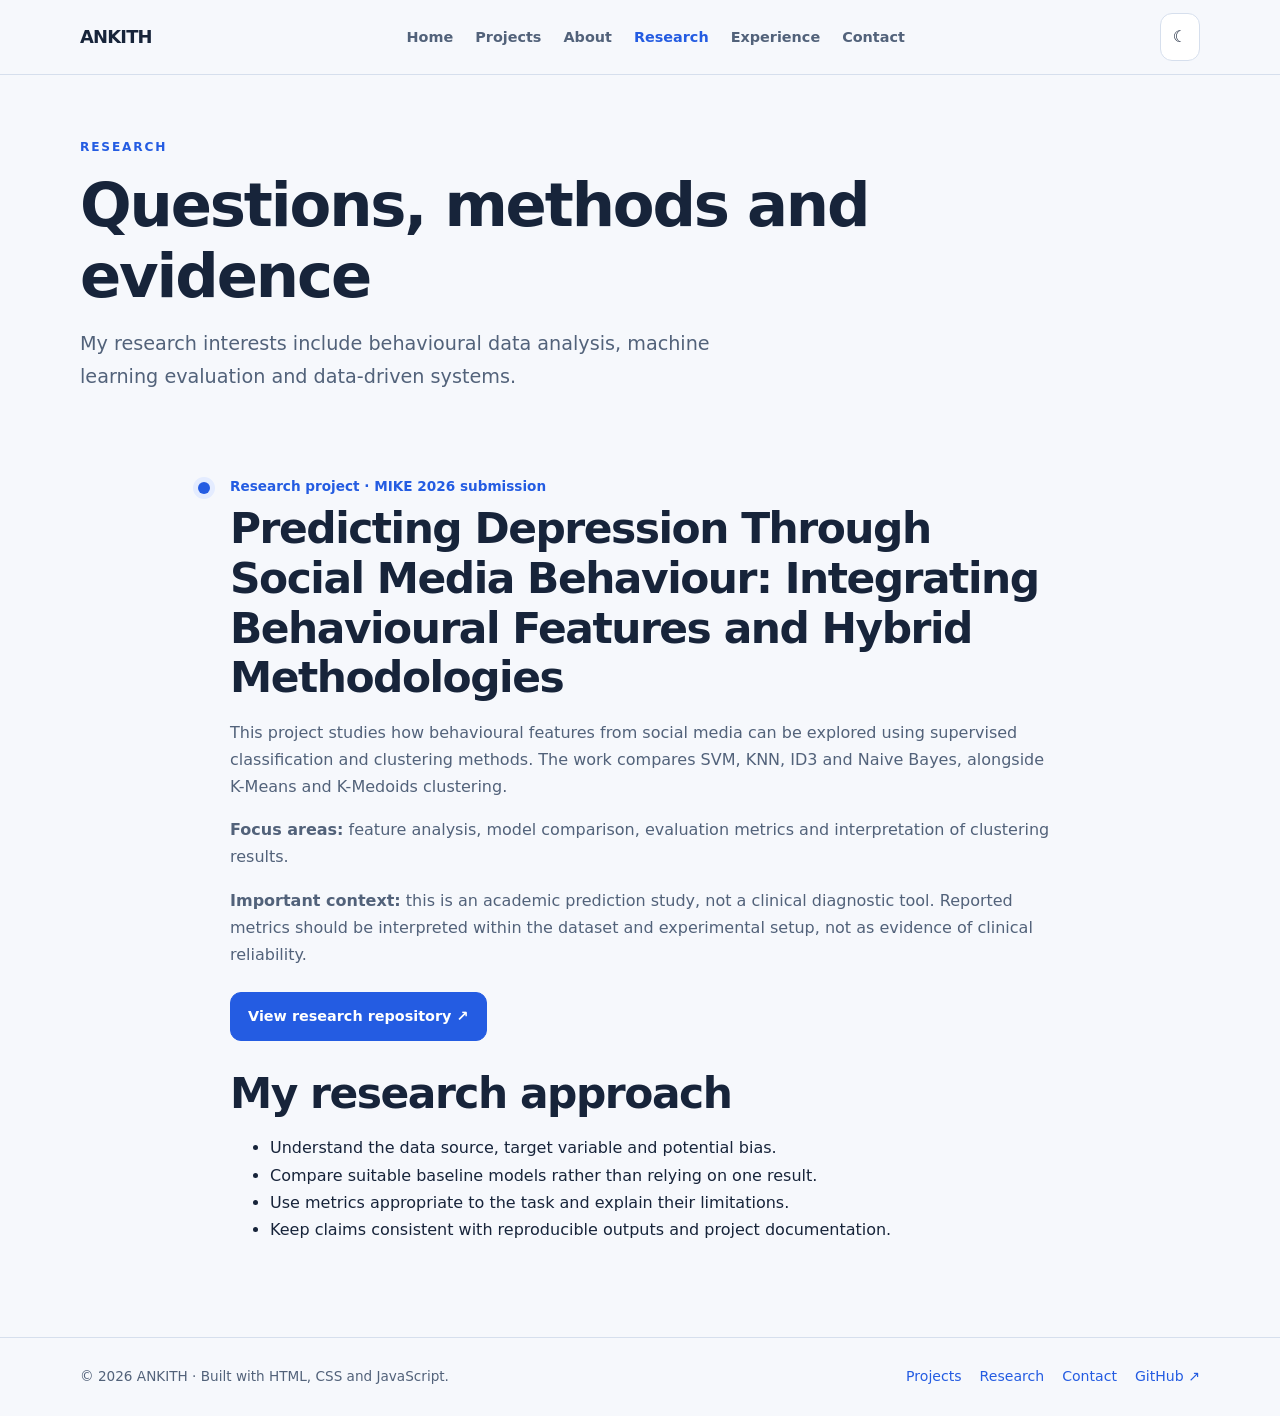
<file: research.html>
<!doctype html>
<html lang="en"><head><meta charset="utf-8"><meta name="viewport" content="width=device-width, initial-scale=1"><meta name="description" content="Research projects and methods by Ankith R."><meta name="theme-color" content="#f7f9fc"><title>Research | Ankith R</title><link rel="stylesheet" href="assets/style.css"><script>try{const t=localStorage.getItem('ankith-theme');if(t)document.documentElement.dataset.theme=t;}catch(e){}</script></head>
<body><a class="skip-link" href="#main">Skip to content</a><header class="site-header"><div class="container nav-wrap"><a class="brand" href="index.html">ANKITH</a><nav class="nav" data-nav aria-label="Main navigation"><a href="index.html">Home</a><a href="projects.html">Projects</a><a href="about.html">About</a><a href="research.html" aria-current="page">Research</a><a href="experience.html">Experience</a><a href="contact.html">Contact</a></nav><div class="nav-actions"><button class="icon-btn" type="button" data-theme-toggle aria-label="Switch theme">☼</button><button class="menu-btn" type="button" data-menu-toggle aria-expanded="false" aria-label="Toggle navigation">Menu</button></div></div></header><main id="main"><section class="page-hero"><div class="container"><div class="kicker">RESEARCH</div><h1>Questions, methods and evidence</h1><p class="lead">My research interests include behavioural data analysis, machine learning evaluation and data-driven systems.</p></div></section><section class="section-tight"><div class="container content-narrow"><article class="timeline-item"><div class="meta">Research project · MIKE 2026 submission</div><h2>Predicting Depression Through Social Media Behaviour: Integrating Behavioural Features and Hybrid Methodologies</h2><p>This project studies how behavioural features from social media can be explored using supervised classification and clustering methods. The work compares SVM, KNN, ID3 and Naive Bayes, alongside K-Means and K-Medoids clustering.</p><p><strong>Focus areas:</strong> feature analysis, model comparison, evaluation metrics and interpretation of clustering results.</p><p><strong>Important context:</strong> this is an academic prediction study, not a clinical diagnostic tool. Reported metrics should be interpreted within the dataset and experimental setup, not as evidence of clinical reliability.</p><div class="button-row"><a class="btn btn-primary" href="https://github.com/AnkithR10/Predicting-Depression-Through-Social-Media-Behaviour" target="_blank" rel="noreferrer">View research repository ↗</a></div></article><h2>My research approach</h2><ul><li>Understand the data source, target variable and potential bias.</li><li>Compare suitable baseline models rather than relying on one result.</li><li>Use metrics appropriate to the task and explain their limitations.</li><li>Keep claims consistent with reproducible outputs and project documentation.</li></ul></div></section></main><footer class="footer"><div class="container footer-wrap"><p>© <span data-year>2026</span> ANKITH · Built with HTML, CSS and JavaScript.</p><div class="footer-links"><a href="projects.html">Projects</a><a href="research.html">Research</a><a href="contact.html">Contact</a><a href="https://github.com/AnkithR10" target="_blank" rel="noreferrer">GitHub ↗</a></div></div></footer><script src="assets/script.js"></script></body></html>
</file>
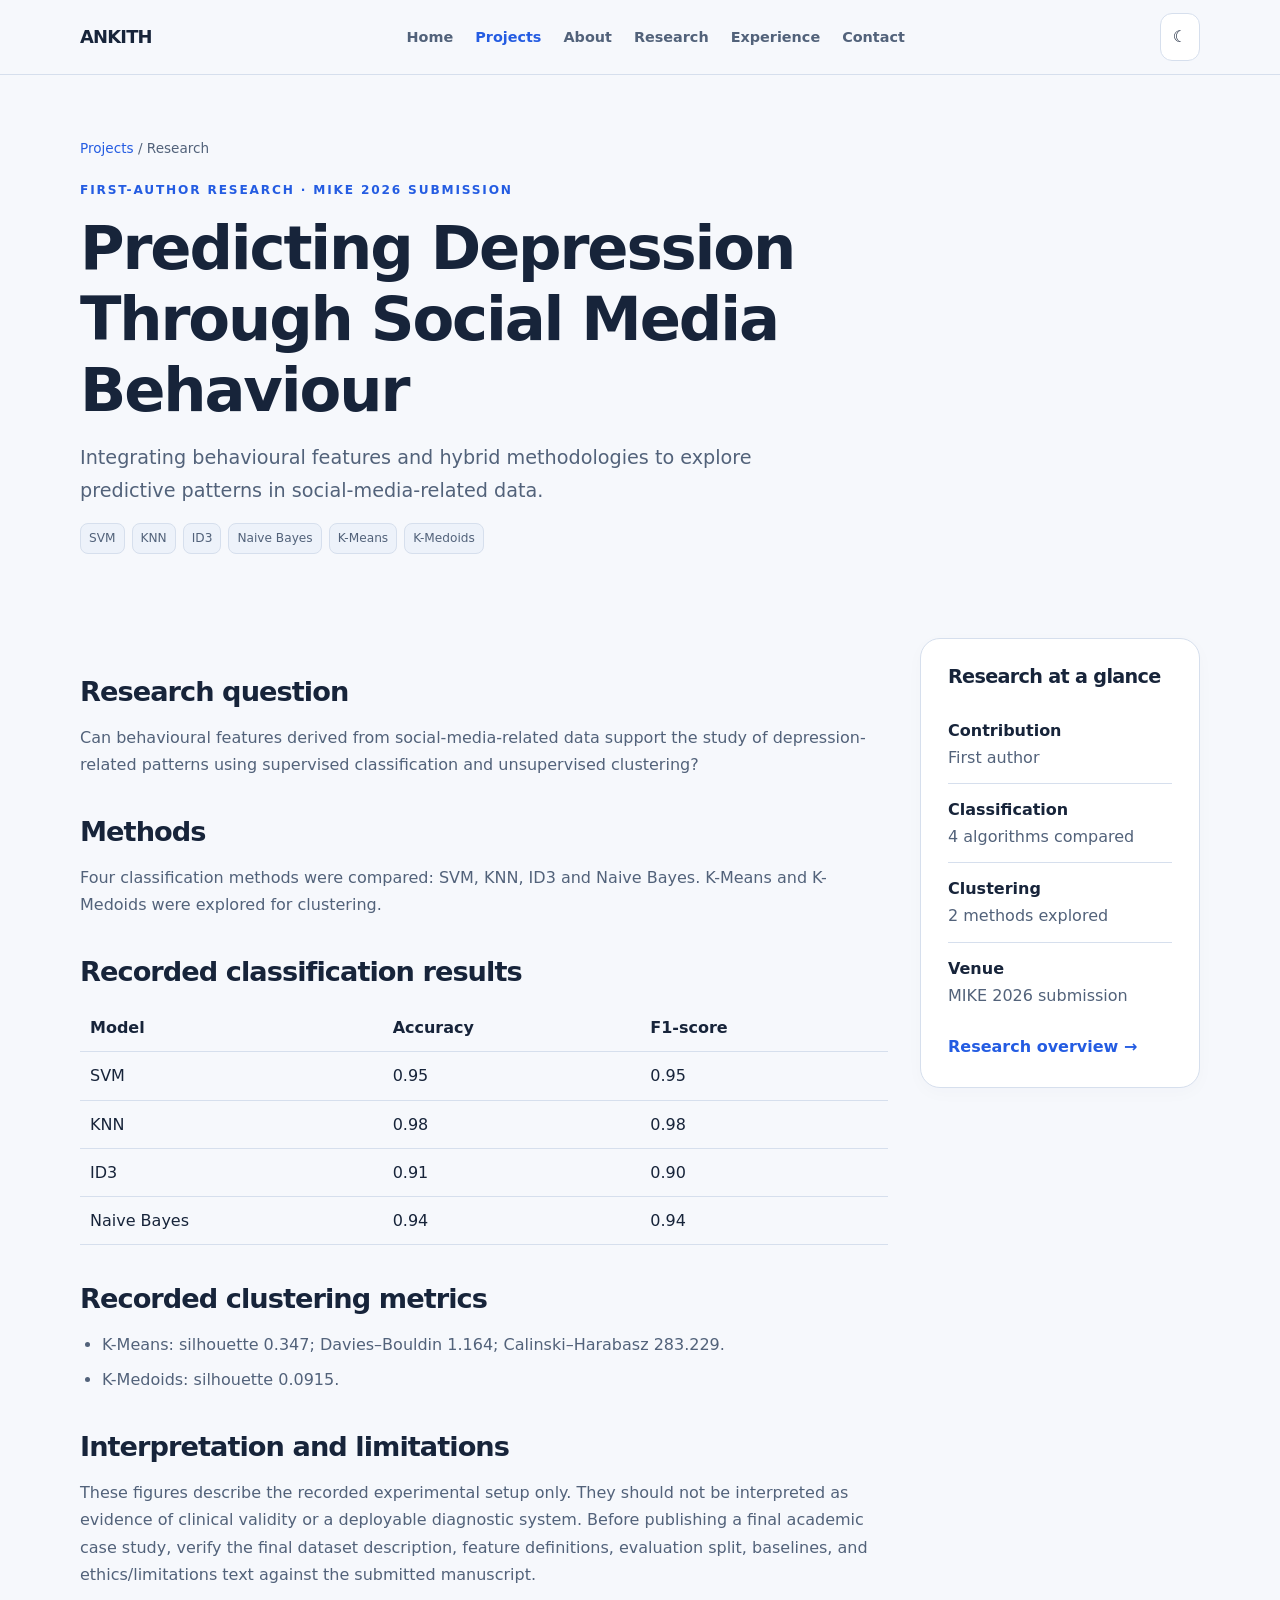
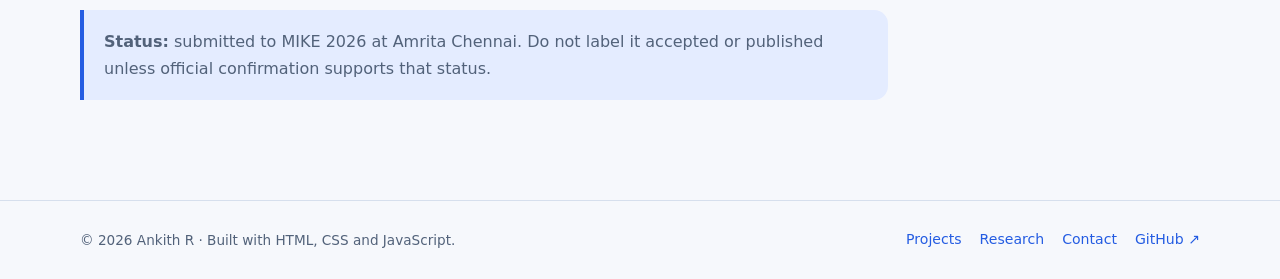
<file: projects/depression-research.html>
<!doctype html>
<html lang="en">
<head>
<meta charset="utf-8">
<meta name="viewport" content="width=device-width, initial-scale=1">
<meta name="description" content="Portfolio of Ankith R, MCA student specializing in Artificial Intelligence and Data Science.">
<meta name="theme-color" content="#f7f9fc">
<title>Depression Prediction Research | Ankith R</title>
<link rel="stylesheet" href="../assets/style.css">
<script>try{const t=localStorage.getItem('ankith-theme');if(t)document.documentElement.dataset.theme=t;}catch(e){}</script>
</head>
<body>
<a class="skip-link" href="#main">Skip to content</a>
<header class="site-header">
 <div class="container nav-wrap">
  <a class="brand" href="../index.html">ANKITH</a>
  <nav class="nav" data-nav aria-label="Main navigation"><a href="../index.html" >Home</a><a href="../projects.html" aria-current="page">Projects</a><a href="../about.html" >About</a><a href="../research.html" >Research</a><a href="../experience.html" >Experience</a><a href="../contact.html" >Contact</a></nav>
  <div class="nav-actions">
   <button class="icon-btn" type="button" data-theme-toggle aria-label="Switch theme">☾</button>
   <button class="menu-btn" type="button" data-menu-toggle aria-expanded="false" aria-label="Toggle navigation">Menu</button>
  </div>
 </div>
</header>
<main id="main">

<section class="page-hero"><div class="container"><div class="breadcrumb"><a href="../projects.html">Projects</a> / Research</div><div class="kicker">First-author research · MIKE 2026 submission</div><h1>Predicting Depression Through Social Media Behaviour</h1><p class="lead">Integrating behavioural features and hybrid methodologies to explore predictive patterns in social-media-related data.</p><div class="tags"><span>SVM</span><span>KNN</span><span>ID3</span><span>Naive Bayes</span><span>K-Means</span><span>K-Medoids</span></div></div></section>
<section class="section-tight"><div class="container detail-layout"><article class="prose">
 <h2>Research question</h2><p>Can behavioural features derived from social-media-related data support the study of depression-related patterns using supervised classification and unsupervised clustering?</p>
 <h2>Methods</h2><p>Four classification methods were compared: SVM, KNN, ID3 and Naive Bayes. K-Means and K-Medoids were explored for clustering.</p>
 <h2>Recorded classification results</h2>
 <table style="width:100%;border-collapse:collapse"><thead><tr><th style="text-align:left;padding:10px;border-bottom:1px solid var(--line)">Model</th><th style="text-align:left;padding:10px;border-bottom:1px solid var(--line)">Accuracy</th><th style="text-align:left;padding:10px;border-bottom:1px solid var(--line)">F1-score</th></tr></thead><tbody>
 <tr><td style="padding:10px;border-bottom:1px solid var(--line)">SVM</td><td style="padding:10px;border-bottom:1px solid var(--line)">0.95</td><td style="padding:10px;border-bottom:1px solid var(--line)">0.95</td></tr>
 <tr><td style="padding:10px;border-bottom:1px solid var(--line)">KNN</td><td style="padding:10px;border-bottom:1px solid var(--line)">0.98</td><td style="padding:10px;border-bottom:1px solid var(--line)">0.98</td></tr>
 <tr><td style="padding:10px;border-bottom:1px solid var(--line)">ID3</td><td style="padding:10px;border-bottom:1px solid var(--line)">0.91</td><td style="padding:10px;border-bottom:1px solid var(--line)">0.90</td></tr>
 <tr><td style="padding:10px;border-bottom:1px solid var(--line)">Naive Bayes</td><td style="padding:10px;border-bottom:1px solid var(--line)">0.94</td><td style="padding:10px;border-bottom:1px solid var(--line)">0.94</td></tr></tbody></table>
 <h2>Recorded clustering metrics</h2><ul><li>K-Means: silhouette 0.347; Davies–Bouldin 1.164; Calinski–Harabasz 283.229.</li><li>K-Medoids: silhouette 0.0915.</li></ul>
 <h2>Interpretation and limitations</h2><p>These figures describe the recorded experimental setup only. They should not be interpreted as evidence of clinical validity or a deployable diagnostic system. Before publishing a final academic case study, verify the final dataset description, feature definitions, evaluation split, baselines, and ethics/limitations text against the submitted manuscript.</p>
 <div class="callout"><p><strong>Status:</strong> submitted to MIKE 2026 at Amrita Chennai. Do not label it accepted or published unless official confirmation supports that status.</p></div>
 </article><aside class="panel"><h3>Research at a glance</h3><ul class="list-clean"><li><strong>Contribution</strong><br>First author</li><li><strong>Classification</strong><br>4 algorithms compared</li><li><strong>Clustering</strong><br>2 methods explored</li><li><strong>Venue</strong><br>MIKE 2026 submission</li></ul><a class="back-link" href="../research.html">Research overview →</a></aside></div></section>

</main>
<footer class="footer">
 <div class="container footer-wrap">
  <p>© <span data-year>2026</span> Ankith R · Built with HTML, CSS and JavaScript.</p>
  <div class="footer-links">
   <a href="../projects.html">Projects</a><a href="../research.html">Research</a>
   <a href="../contact.html">Contact</a><a href="https://github.com/AnkithR10" target="_blank" rel="noreferrer">GitHub ↗</a>
  </div>
 </div>
</footer>
<script src="../assets/script.js"></script>
</body>
</html>
</file>
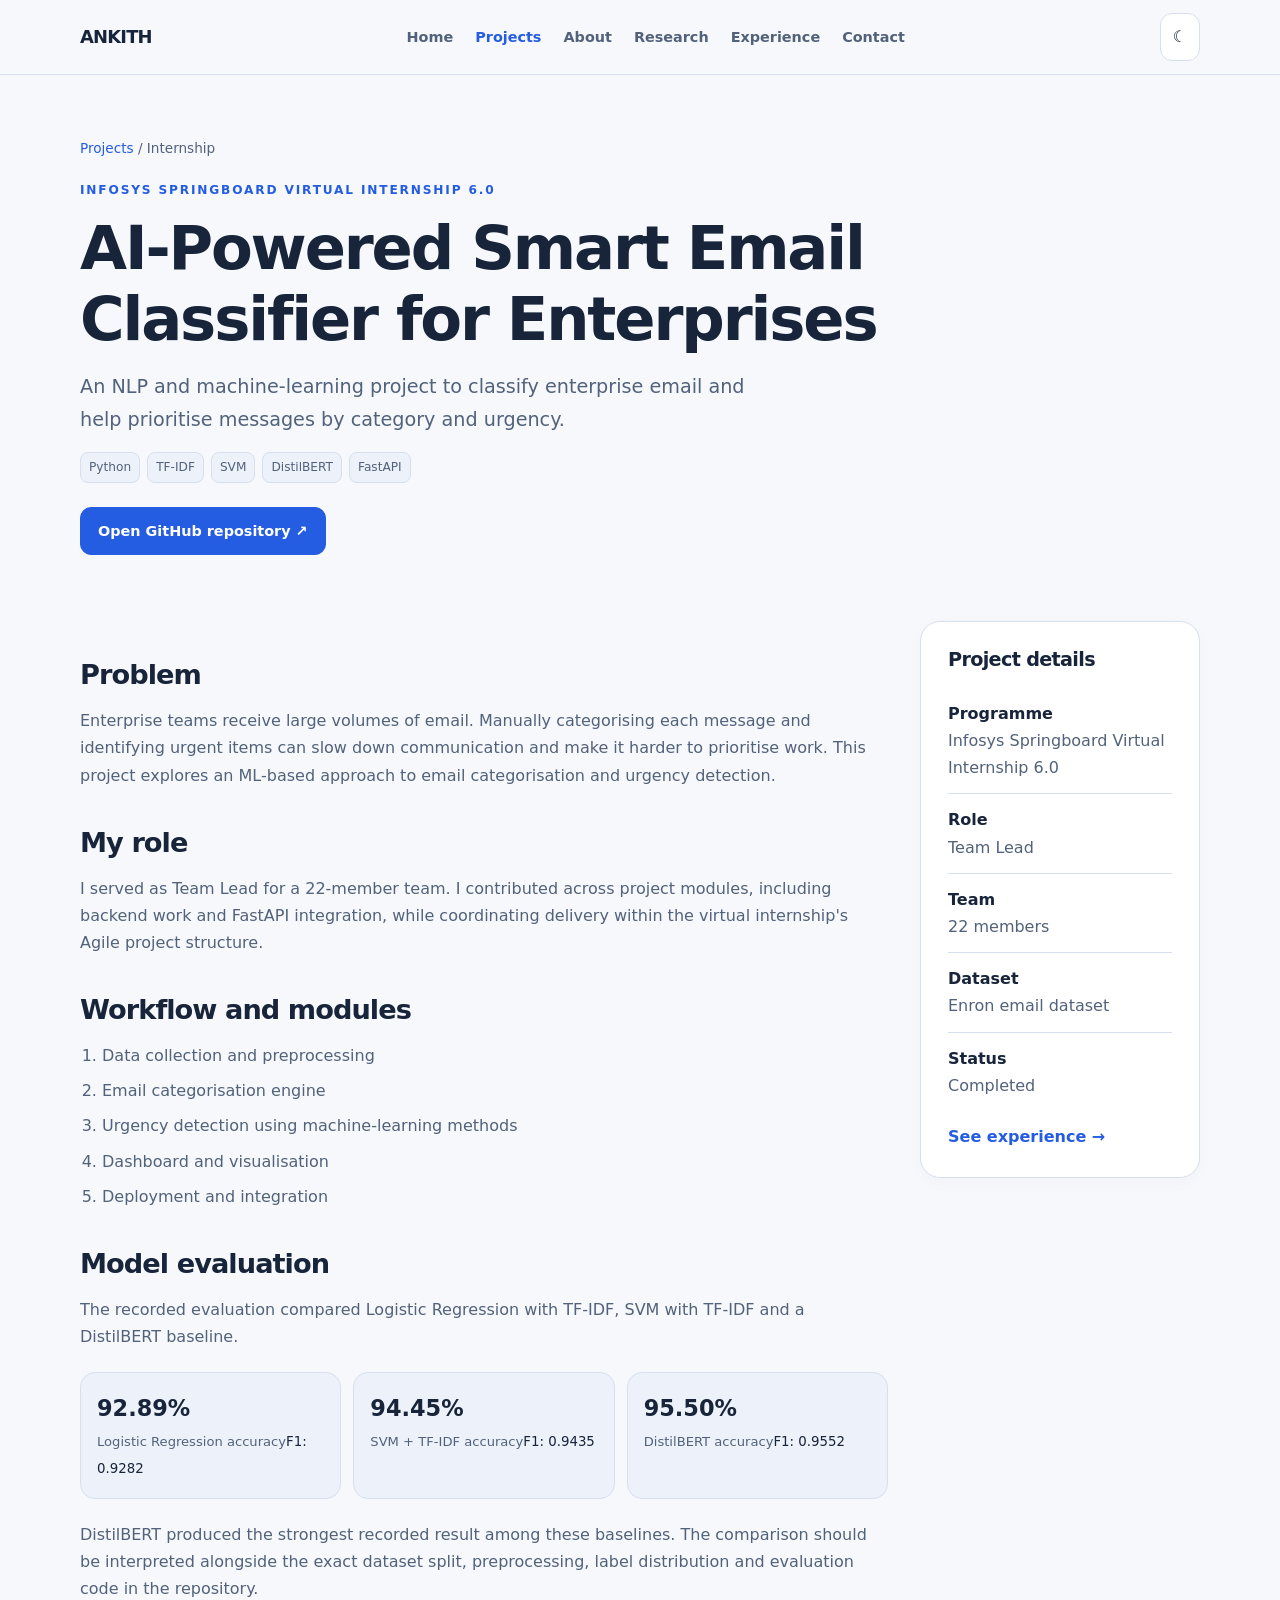
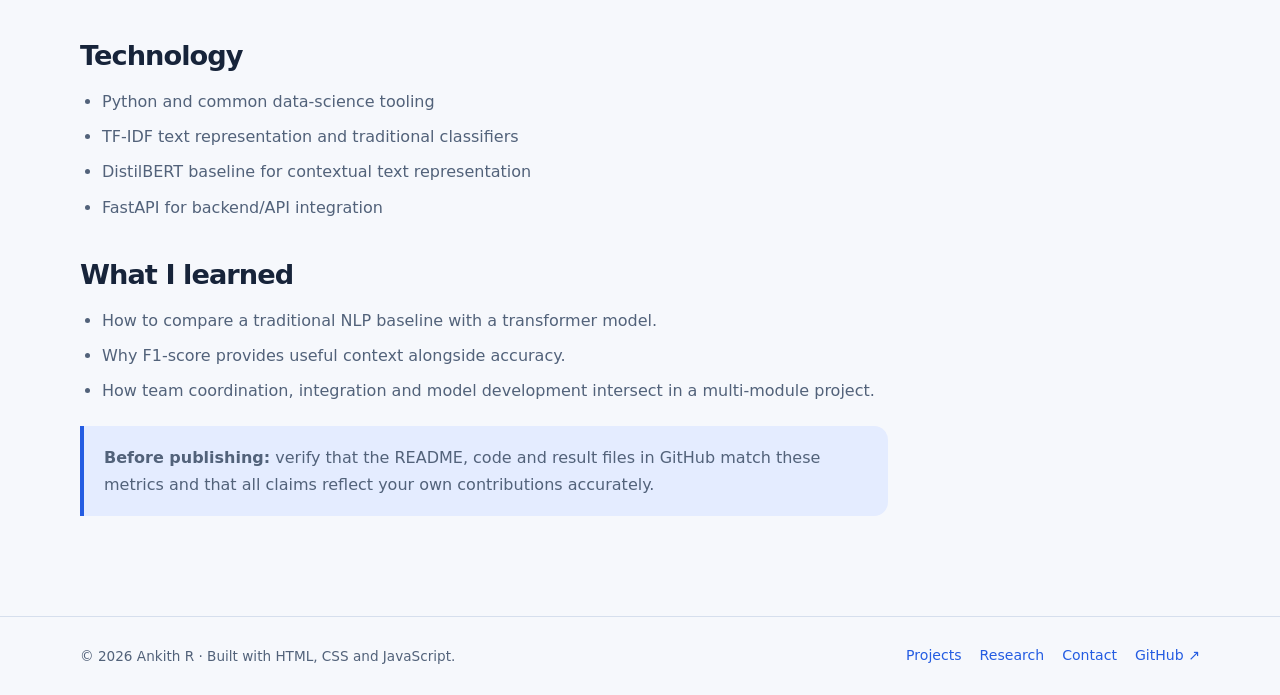
<file: projects/email-classifier.html>
<!doctype html>
<html lang="en">
<head>
<meta charset="utf-8">
<meta name="viewport" content="width=device-width, initial-scale=1">
<meta name="description" content="Portfolio of Ankith R, MCA student specializing in Artificial Intelligence and Data Science.">
<meta name="theme-color" content="#f7f9fc">
<title>AI-Powered Smart Email Classifier | Ankith R</title>
<link rel="stylesheet" href="../assets/style.css">
<script>try{const t=localStorage.getItem('ankith-theme');if(t)document.documentElement.dataset.theme=t;}catch(e){}</script>
</head>
<body>
<a class="skip-link" href="#main">Skip to content</a>
<header class="site-header">
 <div class="container nav-wrap">
  <a class="brand" href="../index.html">ANKITH</a>
  <nav class="nav" data-nav aria-label="Main navigation"><a href="../index.html" >Home</a><a href="../projects.html" aria-current="page">Projects</a><a href="../about.html" >About</a><a href="../research.html" >Research</a><a href="../experience.html" >Experience</a><a href="../contact.html" >Contact</a></nav>
  <div class="nav-actions">
   <button class="icon-btn" type="button" data-theme-toggle aria-label="Switch theme">☾</button>
   <button class="menu-btn" type="button" data-menu-toggle aria-expanded="false" aria-label="Toggle navigation">Menu</button>
  </div>
 </div>
</header>
<main id="main">

<section class="page-hero"><div class="container"><div class="breadcrumb"><a href="../projects.html">Projects</a> / Internship</div><div class="kicker">Infosys Springboard Virtual Internship 6.0</div><h1>AI-Powered Smart Email Classifier for Enterprises</h1><p class="lead">An NLP and machine-learning project to classify enterprise email and help prioritise messages by category and urgency.</p><div class="tags"><span>Python</span><span>TF-IDF</span><span>SVM</span><span>DistilBERT</span><span>FastAPI</span></div><div class="button-row"><a class="btn btn-primary" href="https://github.com/AnkithR10/AI-Powered-Smart-Email-Classifier-for-Enterprises" target="_blank" rel="noreferrer">Open GitHub repository ↗</a></div></div></section>
<section class="section-tight"><div class="container detail-layout">
 <article class="prose">
  <h2>Problem</h2><p>Enterprise teams receive large volumes of email. Manually categorising each message and identifying urgent items can slow down communication and make it harder to prioritise work. This project explores an ML-based approach to email categorisation and urgency detection.</p>
  <h2>My role</h2><p>I served as Team Lead for a 22-member team. I contributed across project modules, including backend work and FastAPI integration, while coordinating delivery within the virtual internship's Agile project structure.</p>
  <h2>Workflow and modules</h2><ol><li>Data collection and preprocessing</li><li>Email categorisation engine</li><li>Urgency detection using machine-learning methods</li><li>Dashboard and visualisation</li><li>Deployment and integration</li></ol>
  <h2>Model evaluation</h2><p>The recorded evaluation compared Logistic Regression with TF-IDF, SVM with TF-IDF and a DistilBERT baseline.</p>
  <div class="metric-row"><div class="metric"><strong>92.89%</strong><span>Logistic Regression accuracy</span><small>F1: 0.9282</small></div><div class="metric"><strong>94.45%</strong><span>SVM + TF-IDF accuracy</span><small>F1: 0.9435</small></div><div class="metric"><strong>95.50%</strong><span>DistilBERT accuracy</span><small>F1: 0.9552</small></div></div>
  <p>DistilBERT produced the strongest recorded result among these baselines. The comparison should be interpreted alongside the exact dataset split, preprocessing, label distribution and evaluation code in the repository.</p>
  <h2>Technology</h2><ul><li>Python and common data-science tooling</li><li>TF-IDF text representation and traditional classifiers</li><li>DistilBERT baseline for contextual text representation</li><li>FastAPI for backend/API integration</li></ul>
  <h2>What I learned</h2><ul><li>How to compare a traditional NLP baseline with a transformer model.</li><li>Why F1-score provides useful context alongside accuracy.</li><li>How team coordination, integration and model development intersect in a multi-module project.</li></ul>
  <div class="callout"><p><strong>Before publishing:</strong> verify that the README, code and result files in GitHub match these metrics and that all claims reflect your own contributions accurately.</p></div>
 </article>
 <aside class="panel"><h3>Project details</h3><ul class="list-clean"><li><strong>Programme</strong><br>Infosys Springboard Virtual Internship 6.0</li><li><strong>Role</strong><br>Team Lead</li><li><strong>Team</strong><br>22 members</li><li><strong>Dataset</strong><br>Enron email dataset</li><li><strong>Status</strong><br>Completed</li></ul><a class="back-link" href="../experience.html">See experience →</a></aside>
</div></section>

</main>
<footer class="footer">
 <div class="container footer-wrap">
  <p>© <span data-year>2026</span> Ankith R · Built with HTML, CSS and JavaScript.</p>
  <div class="footer-links">
   <a href="../projects.html">Projects</a><a href="../research.html">Research</a>
   <a href="../contact.html">Contact</a><a href="https://github.com/AnkithR10" target="_blank" rel="noreferrer">GitHub ↗</a>
  </div>
 </div>
</footer>
<script src="../assets/script.js"></script>
</body>
</html>
</file>
<file: assets/style.css>
/* =====================================================
   ANKITH PORTFOLIO — COMPLETE RESPONSIVE STYLESHEET
   Light theme by default; dark theme when data-theme=dark
   ===================================================== */

:root {
  color-scheme: light;
  --bg: #f6f8fc;
  --surface: #ffffff;
  --surface-alt: #edf2fa;
  --ink: #17243a;
  --muted: #52627a;
  --line: #d6dfed;
  --accent: #245ce2;
  --accent-dark: #1742ad;
  --soft: #e4ecff;
  --navy: #101d32;
  --shadow: 0 16px 42px rgba(18, 38, 75, .08);
  --radius: 20px;
  --max: 1120px;
}

:root[data-theme="dark"] {
  color-scheme: dark;
  --bg: #0b1220;
  --surface: #111e31;
  --surface-alt: #16243a;
  --ink: #eef3ff;
  --muted: #a8b6cd;
  --line: #293b57;
  --accent: #8eafff;
  --accent-dark: #b5c9ff;
  --soft: #1d3052;
  --navy: #08101d;
  --shadow: 0 16px 42px rgba(0, 0, 0, .22);
}

/* Reset and page defaults */
* {
  box-sizing: border-box;
}

html {
  scroll-behavior: smooth;
  scroll-padding-top: 90px;
}

body {
  margin: 0;
  background: var(--bg);
  color: var(--ink);
  font-family: Inter, ui-sans-serif, system-ui, -apple-system,
    BlinkMacSystemFont, "Segoe UI", sans-serif;
  font-size: 16px;
  line-height: 1.7;
  transition: background-color .2s ease, color .2s ease;
}

img {
  max-width: 100%;
}

a {
  color: var(--accent);
  text-decoration: none;
  transition: color .18s ease;
}

a:hover {
  text-decoration: underline;
}

button,
input,
textarea,
select {
  font: inherit;
}

button,
a {
  touch-action: manipulation;
}

button:focus-visible,
a:focus-visible,
input:focus-visible,
textarea:focus-visible {
  outline: 3px solid var(--accent);
  outline-offset: 4px;
}

::selection {
  background: var(--soft);
  color: var(--ink);
}

.skip-link {
  position: absolute;
  top: 8px;
  left: -9999px;
  z-index: 100;
  padding: 10px 14px;
  border-radius: 8px;
  background: var(--surface);
  color: var(--ink);
}

.skip-link:focus {
  left: 8px;
}

.container {
  width: min(var(--max), calc(100% - 40px));
  margin-inline: auto;
}

.content-narrow {
  max-width: 820px;
}

/* Navigation */
.site-header {
  position: sticky;
  top: 0;
  z-index: 50;
  background: var(--bg);
  background: color-mix(in srgb, var(--bg) 94%, transparent);
  backdrop-filter: blur(14px);
  border-bottom: 1px solid var(--line);
}

.nav-wrap {
  min-height: 74px;
  display: flex;
  align-items: center;
  justify-content: space-between;
  gap: 22px;
}

.brand {
  color: var(--ink);
  font-size: 1.12rem;
  font-weight: 900;
  letter-spacing: -.045em;
  white-space: nowrap;
}

.brand:hover {
  text-decoration: none;
}

.nav {
  display: flex;
  align-items: center;
  gap: 22px;
}

.nav a {
  color: var(--muted);
  font-size: .9rem;
  font-weight: 650;
}

.nav a:hover,
.nav a[aria-current="page"] {
  color: var(--accent);
  text-decoration: none;
}

.nav-actions {
  display: flex;
  align-items: center;
  gap: 8px;
}

.icon-btn,
.menu-btn {
  display: inline-flex;
  align-items: center;
  justify-content: center;
  min-height: 42px;
  padding: 9px 12px;
  border: 1px solid var(--line);
  border-radius: 12px;
  background: var(--surface);
  color: var(--ink);
  cursor: pointer;
}

.icon-btn:hover,
.menu-btn:hover {
  border-color: var(--accent);
}

.menu-btn {
  display: none;
}

/* Headings and shared text */
h1,
h2,
h3,
h4 {
  margin: 0 0 16px;
  color: var(--ink);
  line-height: 1.17;
  letter-spacing: -.035em;
}

h1 {
  max-width: 850px;
  font-size: clamp(2.6rem, 5.5vw, 4.7rem);
  font-weight: 850;
}

h2 {
  font-size: clamp(1.8rem, 3.4vw, 2.65rem);
  font-weight: 800;
}

h3 {
  font-size: 1.2rem;
  font-weight: 780;
}

p {
  margin: 0 0 16px;
  color: var(--muted);
}

.lead {
  max-width: 700px;
  font-size: clamp(1.05rem, 1.8vw, 1.2rem);
}

.kicker {
  margin-bottom: 12px;
  color: var(--accent);
  font-size: .76rem;
  font-weight: 850;
  letter-spacing: .15em;
  text-transform: uppercase;
}

.eyebrow {
  display: inline-flex;
  align-items: center;
  gap: 9px;
  margin-bottom: 22px;
  padding: 7px 13px;
  border: 1px solid var(--line);
  border-radius: 999px;
  background: var(--soft);
  color: var(--accent);
  font-size: .78rem;
  font-weight: 800;
  letter-spacing: .06em;
}

.eyebrow::before {
  width: 7px;
  height: 7px;
  border-radius: 50%;
  background: var(--accent);
  content: "";
}

/* Homepage hero */
.hero {
  padding: 72px 0 54px;
}

.hero-grid {
  display: grid;
  grid-template-columns: minmax(0, 1.35fr) minmax(230px, .65fr);
  align-items: center;
  gap: clamp(32px, 6vw, 76px);
}

.hero-copy h1 {
  margin-bottom: 22px;
}

.hero-copy h1 em {
  color: var(--accent);
  font-style: normal;
}

.hero-copy > p {
  max-width: 690px;
}

.profile-frame {
  width: 100%;
  max-width: 310px;
  justify-self: end;
  padding: 10px;
  overflow: hidden;
  border: 1px solid var(--line);
  border-radius: 25px;
  background: var(--surface);
  box-shadow: var(--shadow);
}

.profile-photo {
  display: block;
  width: 100%;
  aspect-ratio: 4 / 5.2;
  object-fit: cover;
  object-position: center top;
  border-radius: 16px;
  background: var(--surface-alt);
}

.profile-caption {
  display: flex;
  flex-direction: column;
  align-items: center;
  gap: 2px;
  padding: 13px 5px 5px;
  color: var(--muted);
  text-align: center;
  font-size: .88rem;
}

.profile-caption strong {
  color: var(--ink);
  font-size: .96rem;
}

.profile-caption span {
  font-size: .84rem;
}

/* Buttons and skill tags */
.button-row,
.tag-row,
.skill-row {
  display: flex;
  align-items: center;
  flex-wrap: wrap;
  gap: 10px;
}

.button-row {
  margin-top: 24px;
}

.btn {
  display: inline-flex;
  align-items: center;
  justify-content: center;
  gap: 9px;
  min-height: 44px;
  padding: 11px 17px;
  border: 1px solid transparent;
  border-radius: 11px;
  font-size: .9rem;
  font-weight: 750;
  transition: transform .18s ease, background-color .18s ease,
    border-color .18s ease;
}

.btn:hover {
  transform: translateY(-2px);
  text-decoration: none;
}

.btn-primary {
  border-color: var(--accent);
  background: var(--accent);
  color: #fff;
}

:root[data-theme="dark"] .btn-primary {
  color: #091326;
}

.btn-primary:hover {
  background: var(--accent-dark);
  color: var(--bg);
}

.btn-secondary {
  border-color: var(--line);
  background: var(--surface);
  color: var(--ink);
}

.btn-secondary:hover {
  border-color: var(--accent);
  color: var(--accent);
}

.skill-row {
  margin-top: 22px;
  gap: 8px;
}

.skill-chip,
.tag {
  display: inline-flex;
  align-items: center;
  padding: 5px 9px;
  border: 1px solid var(--line);
  border-radius: 8px;
  background: var(--surface-alt);
  color: var(--muted);
  font-size: .75rem;
  font-weight: 600;
}

/* Sections */
.section {
  padding: 68px 0;
}

.section-tight {
  padding: 38px 0;
}

.section-head {
  display: flex;
  align-items: end;
  justify-content: space-between;
  gap: 28px;
  margin-bottom: 28px;
}

.section-head > div {
  flex: 1;
}

.section-head p {
  max-width: 520px;
  margin-bottom: 3px;
}

.text-link {
  display: inline-block;
  margin-top: 12px;
  color: var(--accent);
  font-weight: 800;
}

.text-link:hover {
  text-decoration: underline;
}

/* Project cards */
.project-grid,
.card-grid {
  display: grid;
  grid-template-columns: repeat(3, minmax(0, 1fr));
  gap: 18px;
}

.project-card,
.card {
  display: flex;
  min-width: 0;
  flex-direction: column;
  align-items: flex-start;
  padding: 23px;
  border: 1px solid var(--line);
  border-radius: var(--radius);
  background: var(--surface);
  box-shadow: 0 5px 18px rgba(20, 40, 75, .035);
  transition: transform .22s ease, border-color .22s ease,
    box-shadow .22s ease, background-color .2s ease;
}

.project-card:hover,
.card:hover {
  transform: translateY(-4px);
  border-color: var(--accent);
  box-shadow: var(--shadow);
}

.project-card h3,
.card h3 {
  margin: 15px 0 10px;
  font-size: 1.15rem;
}

.project-card p,
.card p {
  font-size: .94rem;
}

.card-top {
  display: flex;
  width: 100%;
  align-items: center;
  justify-content: space-between;
  gap: 10px;
}

.project-number,
.project-mark {
  display: inline-grid;
  min-width: 40px;
  min-height: 40px;
  place-items: center;
  padding: 6px 9px;
  border-radius: 12px;
  background: var(--soft);
  color: var(--accent);
  font-size: .86rem;
  font-weight: 850;
}

.badge,
.pill {
  display: inline-flex;
  align-items: center;
  padding: 4px 9px;
  border: 1px solid var(--line);
  border-radius: 999px;
  color: var(--muted);
  font-size: .72rem;
  font-weight: 700;
}

.project-card .tag-row {
  margin-top: 4px;
  gap: 7px;
}

.project-card .text-link,
.card .card-link {
  margin-top: auto;
  padding-top: 18px;
}

.tags {
  display: flex;
  flex-wrap: wrap;
  gap: 7px;
  margin: 8px 0 18px;
}

.tags span {
  padding: 4px 8px;
  border: 1px solid var(--line);
  border-radius: 8px;
  background: var(--surface-alt);
  color: var(--muted);
  font-size: .76rem;
}

/* Panels and split layouts */
.panel,
.contact-panel,
.content-card {
  padding: 27px;
  border: 1px solid var(--line);
  border-radius: var(--radius);
  background: var(--surface);
  box-shadow: 0 5px 18px rgba(20, 40, 75, .025);
}

.highlight-grid,
.split {
  display: grid;
  grid-template-columns: repeat(2, minmax(0, 1fr));
  align-items: stretch;
  gap: 20px;
}

.list-clean {
  margin: 0;
  padding: 0;
  list-style: none;
}

.list-clean li {
  padding: 12px 0;
  border-bottom: 1px solid var(--line);
  color: var(--muted);
}

.list-clean li:last-child {
  border-bottom: 0;
}

.list-clean strong {
  color: var(--ink);
}

/* Inner pages */
.page-hero {
  padding: 62px 0 28px;
}

.page-hero h1 {
  font-size: clamp(2.4rem, 5vw, 3.8rem);
}

.breadcrumb {
  margin-bottom: 20px;
  color: var(--muted);
  font-size: .85rem;
}

.detail-layout {
  display: grid;
  grid-template-columns: minmax(0, 1fr) 280px;
  align-items: start;
  gap: 32px;
}

.prose h2 {
  margin-top: 38px;
  font-size: 1.7rem;
}

.prose h3 {
  margin-top: 25px;
}

.prose ul,
.prose ol {
  padding-left: 22px;
  color: var(--muted);
}

.prose li {
  margin-bottom: 8px;
}

.callout {
  margin: 22px 0;
  padding: 18px 20px;
  border-left: 4px solid var(--accent);
  border-radius: 0 14px 14px 0;
  background: var(--soft);
}

.callout p {
  margin: 0;
}

/* Experience timeline and metrics */
.timeline {
  margin-left: 8px;
  padding-left: 24px;
  border-left: 2px solid var(--line);
}

.timeline-item {
  position: relative;
  padding-bottom: 28px;
}

.timeline-item::before {
  position: absolute;
  top: 7px;
  left: -32px;
  width: 12px;
  height: 12px;
  border-radius: 50%;
  background: var(--accent);
  box-shadow: 0 0 0 5px var(--soft);
  content: "";
}

.timeline-item:last-child {
  padding-bottom: 0;
}

.timeline-item .meta {
  margin-bottom: 6px;
  color: var(--accent);
  font-size: .85rem;
  font-weight: 750;
}

.metric-row {
  display: grid;
  grid-template-columns: repeat(3, minmax(0, 1fr));
  gap: 12px;
  margin: 22px 0;
}

.metric {
  padding: 16px;
  border: 1px solid var(--line);
  border-radius: 15px;
  background: var(--surface-alt);
}

.metric strong {
  display: block;
  color: var(--ink);
  font-size: 1.4rem;
}

.metric span {
  color: var(--muted);
  font-size: .82rem;
}

/* Contact page and call to action */
.contact-grid {
  display: grid;
  grid-template-columns: repeat(2, minmax(0, 1fr));
  gap: 18px;
}

.contact-item {
  display: flex;
  align-items: flex-start;
  gap: 14px;
  padding: 20px;
  border: 1px solid var(--line);
  border-radius: 16px;
  background: var(--surface);
}

.contact-icon {
  display: grid;
  width: 40px;
  height: 40px;
  flex: 0 0 40px;
  place-items: center;
  border-radius: 12px;
  background: var(--soft);
  color: var(--accent);
  font-weight: 850;
}

.contact-item p {
  margin: 3px 0 0;
  overflow-wrap: anywhere;
}

.contact-cta {
  display: flex;
  align-items: center;
  justify-content: space-between;
  gap: 28px;
  padding: 30px;
  border: 1px solid var(--line);
  border-radius: var(--radius);
  background: var(--surface);
}

.contact-cta > div:first-child {
  max-width: 650px;
}

.contact-cta h2 {
  font-size: clamp(1.6rem, 3vw, 2.3rem);
}

/* Notes and footer */
.notice {
  padding: 16px;
  border: 1px dashed var(--line);
  border-radius: 14px;
  color: var(--muted);
  font-size: .9rem;
}

.empty-link {
  color: var(--muted);
  font-size: .88rem;
}

.back-link {
  display: inline-block;
  margin-top: 12px;
  font-weight: 750;
}

hr {
  margin: 28px 0;
  border: 0;
  border-top: 1px solid var(--line);
}

.footer {
  margin-top: 40px;
  padding: 27px 0;
  border-top: 1px solid var(--line);
  background: var(--bg);
}

.footer-wrap {
  display: flex;
  align-items: center;
  justify-content: space-between;
  flex-wrap: wrap;
  gap: 20px;
}

.footer p {
  margin: 0;
  font-size: .85rem;
}

.footer-links {
  display: flex;
  flex-wrap: wrap;
  gap: 18px;
  font-size: .88rem;
}

/* Subtle entrance animation */
.reveal {
  opacity: 1;
  transform: translateY(0);
}

.js-motion .reveal {
  animation: reveal-in .65s ease both;
}

.js-motion .project-card:nth-child(2),
.js-motion .card:nth-child(2) {
  animation-delay: 70ms;
}

.js-motion .project-card:nth-child(3),
.js-motion .card:nth-child(3) {
  animation-delay: 140ms;
}

.js-motion .project-card:nth-child(4),
.js-motion .card:nth-child(4) {
  animation-delay: 210ms;
}

@keyframes reveal-in {
  from {
    opacity: 0;
    transform: translateY(13px);
  }
  to {
    opacity: 1;
    transform: translateY(0);
  }
}

/* Responsive tablet layout */
@media (max-width: 900px) {
  .hero-grid {
    grid-template-columns: minmax(0, 1.2fr) minmax(200px, .8fr);
    gap: 30px;
  }

  .project-grid,
  .card-grid {
    grid-template-columns: repeat(2, minmax(0, 1fr));
  }

  .detail-layout {
    grid-template-columns: 1fr;
  }

  .section-head {
    align-items: flex-start;
    flex-direction: column;
    gap: 8px;
  }

  .section-head p {
    max-width: 700px;
  }
}

/* Responsive mobile layout */
@media (max-width: 680px) {
  .container {
    width: calc(100% - 30px);
  }

  .nav-wrap {
    min-height: 66px;
  }

  .menu-btn {
    display: inline-flex;
  }

  .nav {
    display: none;
    position: absolute;
    top: 65px;
    right: 0;
    left: 0;
    align-items: flex-start;
    flex-direction: column;
    gap: 15px;
    padding: 18px 22px 22px;
    border-bottom: 1px solid var(--line);
    background: var(--bg);
  }

  .nav.open {
    display: flex;
  }

  .nav-actions {
    margin-left: auto;
  }

  .hero {
    padding: 44px 0 36px;
  }

  .hero-grid {
    grid-template-columns: 1fr;
    gap: 32px;
  }

  .hero-copy h1 {
    font-size: clamp(2.5rem, 10vw, 3.7rem);
  }

  .profile-frame {
    width: min(100%, 290px);
    justify-self: start;
  }

  .section {
    padding: 46px 0;
  }

  .section-tight {
    padding: 30px 0;
  }

  .project-grid,
  .card-grid,
  .contact-grid,
  .highlight-grid,
  .split,
  .metric-row {
    grid-template-columns: 1fr;
  }

  .project-card,
  .card,
  .panel,
  .contact-panel,
  .content-card {
    padding: 21px;
  }

  .contact-cta {
    align-items: flex-start;
    flex-direction: column;
    padding: 23px;
  }

  .page-hero {
    padding-top: 42px;
  }

  .footer-wrap {
    align-items: flex-start;
    flex-direction: column;
  }

  h1 {
    font-size: 2.65rem;
  }
}

/* Respect the visitor's reduced-motion preference */
@media (prefers-reduced-motion: reduce) {
  *,
  *::before,
  *::after {
    scroll-behavior: auto !important;
    animation-duration: .01ms !important;
    animation-iteration-count: 1 !important;
    transition-duration: .01ms !important;
  }

  .project-card:hover,
  .card:hover,
  .btn:hover {
    transform: none;
  }
}


/* Single-page navigation enhancements */
html { scroll-padding-top: 96px; }
[id] { scroll-margin-top: 96px; }
.nav a[aria-current="location"] { color: var(--accent); text-decoration: none; }
@media (prefers-reduced-motion: reduce) { html { scroll-behavior: auto; } }


/* Revised single-page sections and reliable anchor offsets */
:root { scroll-padding-top: 100px; }
main [id] { scroll-margin-top: 100px; }
.about-grid { display: grid; grid-template-columns: minmax(0, 1.55fr) minmax(260px, .85fr); gap: 20px; align-items: stretch; }
.about-story p { max-width: 75ch; }
.about-details h3, .about-story h3 { margin-bottom: 14px; }
.about-focus-grid { display: grid; grid-template-columns: repeat(3, minmax(0, 1fr)); gap: 16px; margin-top: 18px; }
.focus-card { padding: 22px; border: 1px solid var(--line); border-radius: var(--radius); background: var(--surface); }
.focus-index { display: inline-block; margin-bottom: 12px; color: var(--accent); font-weight: 850; letter-spacing: .08em; }
.focus-card h3 { margin-bottom: 9px; }
.focus-card p { margin-bottom: 0; font-size: .94rem; }
.research-layout { display: block; }
.research-panel { max-width: 920px; }
.research-panel h3 { margin-top: 18px; font-size: clamp(1.25rem, 2.5vw, 1.7rem); }
.research-note { margin-top: 16px; }
.experience-panel { max-width: 920px; }
.experience-panel h3 { margin-top: 16px; font-size: 1.45rem; }
.experience-panel h4 { margin: 0 0 12px; color: var(--accent); font-size: 1.05rem; }
.experience-topline { display: flex; align-items: center; flex-wrap: wrap; gap: 12px; }
.experience-meta { color: var(--muted); font-size: .86rem; }
.experience-list { padding-left: 22px; color: var(--muted); }
.experience-list li { margin: 7px 0; }
.experience-extra-grid { display: grid; grid-template-columns: repeat(2, minmax(0, 1fr)); gap: 16px; max-width: 920px; margin-top: 18px; }
.experience-extra-grid .content-card h3 { margin-bottom: 8px; }
.experience-extra-grid .content-card p { margin-bottom: 0; }
.nav a[aria-current="location"], .nav a[aria-current="page"] { color: var(--accent); }
@media (max-width: 760px) { .about-grid, .about-focus-grid, .experience-extra-grid { grid-template-columns: 1fr; } }
</file>
